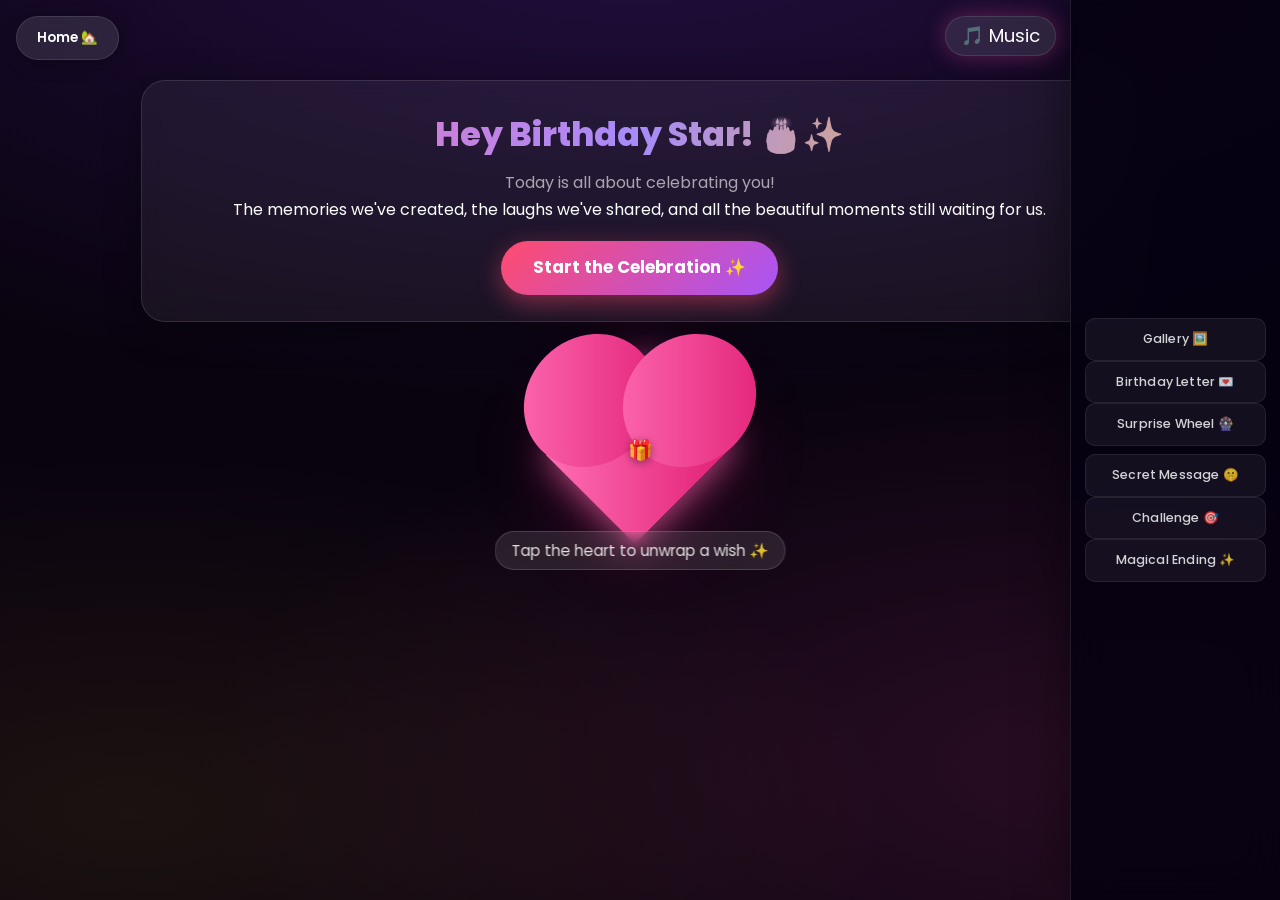
<file: src/index.html>
<!DOCTYPE html>
<html lang="en">
<head>
  <meta charset="UTF-8" />
  <meta name="viewport" content="width=device-width, initial-scale=1.0" />
  <title>Hey Birthday Star! 🎂✨ | Friendship Celebration</title>
  <link rel="stylesheet" href="style.css">
  <link rel="preconnect" href="https://fonts.googleapis.com">
  <link rel="preconnect" href="https://fonts.gstatic.com" crossorigin>
  <link href="https://fonts.googleapis.com/css2?family=Dancing+Script:wght@600;700&family=Poppins:wght@300;400;600;700;800&display=swap" rel="stylesheet">
  <style>
    /* Dedicated Landing Page Enhancements */
    .landing-cta {
      display: inline-flex;
      align-items: center;
      gap: 10px;
      margin-top: 18px;
      padding: 13px 32px;
      border-radius: 999px;
      background: linear-gradient(135deg, #ff4b6e, #a855f7);
      color: #fff;
      font-weight: 700;
      font-size: 1.05rem;
      text-decoration: none;
      box-shadow: 0 8px 25px rgba(255, 75, 110, 0.45);
      transition: transform 0.3s ease, box-shadow 0.3s ease;
      cursor: pointer;
    }
    .landing-cta:hover {
      transform: translateY(-3px) scale(1.05);
      box-shadow: 0 12px 32px rgba(255, 75, 110, 0.65);
    }
    .heart-tap-hint {
      position: absolute;
      top: 100%;
      left: 50%;
      transform: translateX(-50%);
      margin-top: 18px;
      font-size: 0.95rem;
      color: rgba(255, 255, 255, 0.85);
      background: rgba(255, 255, 255, 0.1);
      padding: 6px 16px;
      border-radius: 20px;
      backdrop-filter: blur(8px);
      border: 1px solid rgba(255, 255, 255, 0.15);
      pointer-events: none;
      white-space: nowrap;
      animation: pulseHint 2s infinite ease-in-out;
    }
    @keyframes pulseHint {
      0%, 100% { opacity: 0.8; transform: translateX(-50%) scale(1); }
      50% { opacity: 1; transform: translateX(-50%) scale(1.05); }
    }
  </style>
</head>

<body>
  <!-- 🎵 Background music -->
  <audio id="bg-music" loop>
    <source src="audio/background.mp3" type="audio/mp3">
  </audio>

  <!-- 🏡 Home Button -->
  <div class="home">
    <a href="index.html">Home 🏡</a>
  </div>

  <!-- 🎵 Music Toggle Button -->
  <div class="music-player">
    <button id="musicToggle" title="Toggle Music">🎵 Music</button>
  </div>

  <!-- 🎉 Birthday Hero Section -->
  <div class="head">
    <h1>Hey Birthday Star! 🎂✨</h1>
    <div class="head2">
      <h2>Today is all about celebrating you!</h2>
      <p>The memories we've created, the laughs we've shared, and all the beautiful moments still waiting for us.</p>
      <a href="Gallery.html" class="landing-cta">Start the Celebration ✨</a>
    </div>
  </div>

  <!-- 🌟 Side Navigation -->
  <nav class="side-nav" aria-label="Main Navigation">
    <div class="nav1">
      <ul>
        <div class="li1">
          <li><a href="Gallery.html">Gallery 🖼️</a></li>
          <li><a href="Letter-Quotes.html">Birthday Letter 💌</a></li>
          <li><a href="Surprise-Wheel.html">Surprise Wheel 🎡</a></li>
        </div>
        <div class="li2">
          <li><a href="Secret-Message.html">Secret Message 🤫</a></li>
          <li><a href="Challenge.html">Challenge 🎯</a></li>
          <li><a href="Magical-Ending.html">Magical Ending ✨</a></li>
        </div>
      </ul>
    </div>
  </nav>

  <!-- 💖 Heart Animation + Interactive Reveal Message -->
  <div class="container" id="container" title="Click the heart!">
    <div class="heart" id="heart"></div>
    <div class="letter" id="letter">🎁</div>
    <div class="heart-tap-hint" id="tapHint">Tap the heart to unwrap a wish ✨</div>
    <div class="message-box" id="message">
      💝 Wishing the happiest birthday to an extraordinary friend! May your year be filled with laughter, wild adventures, dreams fulfilled, and pure happiness! 🎉🎂✨
    </div>
  </div>

  <!-- ✨ Interactive JavaScript -->
  <script>
    const bgMusic = document.getElementById("bg-music");
    const musicToggle = document.getElementById("musicToggle");
    let isPlaying = false;

    // Handle music toggle
    function toggleAudio() {
      if (bgMusic.paused) {
        bgMusic.volume = 0.5;
        bgMusic.play().then(() => {
          isPlaying = true;
          musicToggle.textContent = "⏸️ Pause";
        }).catch(err => console.log("Play blocked:", err));
      } else {
        bgMusic.pause();
        isPlaying = false;
        musicToggle.textContent = "🎵 Music";
      }
    }

    musicToggle.addEventListener("click", (e) => {
      e.stopPropagation();
      toggleAudio();
    });

    // Try starting music on first user interaction anywhere
    document.addEventListener("click", () => {
      if (!isPlaying && bgMusic.paused) {
        bgMusic.volume = 0.5;
        bgMusic.play().then(() => {
          isPlaying = true;
          musicToggle.textContent = "⏸️ Pause";
        }).catch(() => {});
      }
    }, { once: true });

    let messageRevealed = false;

    function revealMessage() {
      const heart = document.getElementById('heart');
      const letter = document.getElementById('letter');
      const message = document.getElementById('message');
      const tapHint = document.getElementById('tapHint');

      heart.style.opacity = '0';
      letter.style.opacity = '0';
      if (tapHint) tapHint.style.display = 'none';
      message.style.display = 'block';
      messageRevealed = true;

      // Start music if not yet playing
      if (bgMusic.paused) {
        bgMusic.volume = 0.5;
        bgMusic.play().then(() => {
          isPlaying = true;
          musicToggle.textContent = "⏸️ Pause";
        }).catch(() => {});
      }
    }

    // Click on the container triggers the message
    document.getElementById('container').addEventListener('click', function (e) {
      if (!messageRevealed) {
        revealMessage();
      }
    });

    // Reset when clicking outside if message was revealed
    document.body.addEventListener('click', function (e) {
      const container = document.getElementById('container');
      const musicBtn = document.getElementById('musicToggle');
      if (messageRevealed && !container.contains(e.target) && e.target !== musicBtn) {
        const heart = document.getElementById('heart');
        const letter = document.getElementById('letter');
        const message = document.getElementById('message');
        const tapHint = document.getElementById('tapHint');

        heart.style.opacity = '1';
        letter.style.opacity = '1';
        if (tapHint) tapHint.style.display = 'block';
        message.style.display = 'none';
        messageRevealed = false;
      }
    });
  </script>
</body>
</html>
</file>
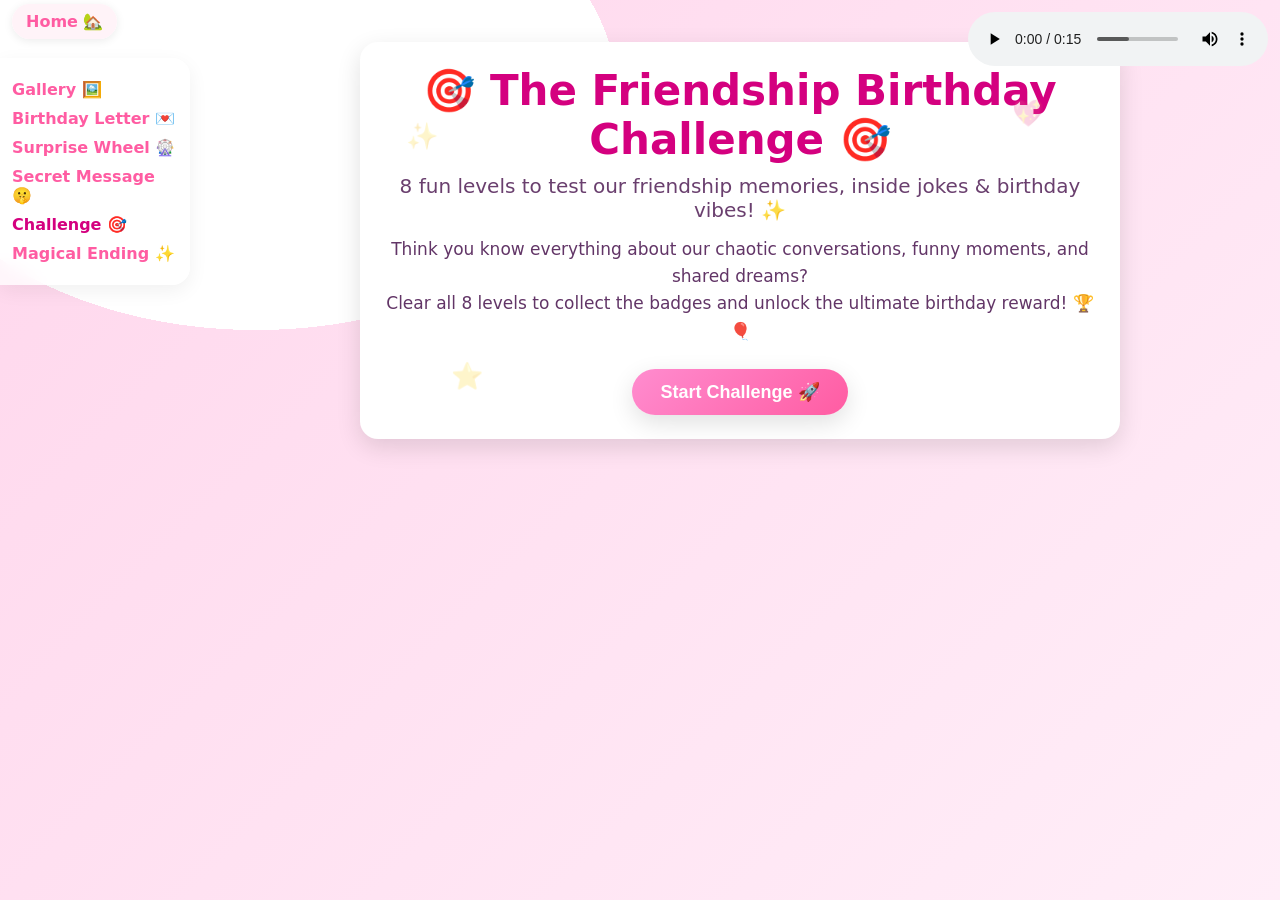
<file: src/Challenge.html>
<!DOCTYPE html>
<html lang="en">
<head>
  <meta charset="UTF-8"/>
  <meta name="viewport" content="width=device-width, initial-scale=1.0"/>
  <title>Friendship Birthday Challenge 🎯</title>
  <style>
    :root{
      --pink:#ff5ca2;--pink2:#ff8ccf;--deep:#d4007f;--bg1:#ffd6ec;--bg2:#ffeef8;--ink:#5a2b5f;
      --card:#ffffff;--soft:#fff3f8;--shadow:0 8px 24px rgba(0,0,0,.12)
    }
    *{box-sizing:border-box}
    html,body{margin:0;padding:0}
    body{
      font-family: ui-rounded, "SF Pro Rounded", "Comic Sans MS", system-ui, -apple-system, Segoe UI, Roboto, sans-serif;
      color:var(--ink);
      background: radial-gradient(1200px 800px at 20% 10%, #fff 0 30%, transparent 30%), linear-gradient(135deg,var(--bg1),var(--bg2));
      min-height:100vh;
    }

    /* 🏡 Home & Side Nav */
    .home{position:fixed;top:12px;left:12px;z-index:50}
    .home a{
      text-decoration:none;background:var(--soft);padding:8px 14px;border-radius:999px;box-shadow:0 2px 10px rgba(0,0,0,.08);
      font-weight:700;color:var(--pink)
    }
    .side-nav{
      position:fixed;left:0;top:58px;padding:12px;width:190px;background:rgba(255,255,255,.75);
      backdrop-filter: blur(8px);border-radius:0 18px 18px 0;box-shadow:0 6px 20px rgba(0,0,0,.06);z-index:40
    }
    .side-nav ul{list-style:none;margin:0;padding:0}
    .side-nav li{margin:10px 0}
    .side-nav a{text-decoration:none;color:var(--pink);font-weight:700}
    .side-nav a.active{color:var(--deep)}

    /* Layout wrapper to avoid side-nav overlap */
    .wrap{max-width:1000px;margin:0 auto;padding:24px 20px 80px 220px}

    /* 🎀 Hero Section */
    .hero{ text-align:center; padding:70px 18px 40px; }
    .hero h1{font-size:clamp(28px,5vw,42px);color:var(--deep);margin:0 0 10px}
    .hero .subtitle{font-size:clamp(16px,2.5vw,20px);opacity:.9;margin:0 0 14px}
    .hero .landing{font-size:clamp(14px,2.2vw,17px);opacity:.95;margin:0 0 24px;line-height:1.6}
    .start-btn{
      background:linear-gradient(135deg,var(--pink2),var(--pink));color:#fff;border:none;border-radius:999px;
      padding:12px 28px;font-size:18px;font-weight:800;cursor:pointer;box-shadow:var(--shadow);transition:.2s transform
    }
    .start-btn:hover{transform:translateY(-2px)}
    .floaty{
      position:absolute;inset:auto auto;opacity:.25;font-size:26px;animation:float 6s ease-in-out infinite
    }
    .floaty:nth-child(1){top:20%;left:6%}
    .floaty:nth-child(2){top:14%;right:10%}
    .floaty:nth-child(3){bottom:12%;left:12%}
    @keyframes float{0%,100%{transform:translateY(0)}50%{transform:translateY(-8px)}}

    /* 🌟 Game UI */
    .hidden{display:none}
    .card{
      background:var(--card); border-radius:18px; box-shadow:var(--shadow); padding:24px; margin-top:18px;
    }
    .progress{ text-align:center; font-weight:800; margin: 6px 0 14px; font-size: 1.1rem; color: var(--deep); }
    .prompt{ font-size:18px; text-align:center; padding:18px; border-radius:14px; background: #fff6fb; border:2px dashed #ffc3e4; font-weight: 600; }
    .hint{ margin:12px auto 0; max-width:560px; padding:10px 14px; text-align:center; background:var(--soft); border-radius:12px; border:1px dashed #ffb6da; font-style:italic }
    .interact{ text-align:center; padding:16px; min-height:120px }
    input[type=text]{ padding:12px 14px; border-radius:12px; border:2px solid #ffd0e9; width:min(90%,340px); font-size:16px; text-align:center }
    .btn{ background:var(--pink); color:#fff; border:none; border-radius:999px; padding:10px 22px; font-weight:800; cursor:pointer; transition: all 0.2s ease; }
    .btn:hover{ background: var(--deep); transform: scale(1.03); }
    .btn-soft{ background:var(--pink2) }

    /* Toast / badge */
    .toast{
      position:fixed; left:50%; transform:translateX(-50%) translateY(20px); bottom:24px; background:#2c0930;
      color:#fff; padding:12px 20px; border-radius:12px; box-shadow:var(--shadow); opacity:0; pointer-events:none;
      transition:.25s; z-index:60; font-weight:700
    }
    .toast.show{ opacity:1; transform:translateX(-50%) translateY(0) }

    .badges{ display:flex; flex-wrap:wrap; gap:10px; justify-content:center; margin-top:14px }
    .badge{ background:#fff; border:2px solid #ffd0e9; border-radius:12px; padding:8px 12px; font-weight:800; color:#d4007f; box-shadow: 0 2px 8px rgba(0,0,0,0.06); }

    /* Specific level widgets */
    .photo-frame{ position:relative; width:min(520px, 90%); margin:10px auto }
    .zoomed{ width:100%; height:300px; background:#ddd center/cover no-repeat; border-radius:14px; box-shadow:var(--shadow); }
    .choices{ display:flex; gap:10px; flex-wrap:wrap; justify-content:center; margin-top:14px }
    .choice{ background:#fff; border:2px solid #ffd0e9; border-radius:12px; padding:12px 18px; cursor:pointer; font-weight:800; color: var(--ink); transition: all 0.2s ease; }
    .choice:hover{ background:#fff6fb; border-color: var(--pink); transform: translateY(-2px); }

    .drag-list{ max-width:620px; margin: 14px auto; }
    .line{ background:#fff; border:2px dashed #dad1f8; border-radius:12px; padding:12px 16px; margin:8px 0; cursor:grab; user-select:none; font-weight: 600; text-align: left; }
    .line.dragging{ opacity:.7; transform:scale(.98) }

    .gif-grid{ display:grid; grid-template-columns:repeat(3,minmax(120px,1fr)); gap:12px; max-width:680px; margin:14px auto }
    .gif-card{ background:#fff; padding:8px; border-radius:12px; border:2px solid #ffd0e9; cursor:pointer; transition:.2s transform; }
    .gif-card:hover{ transform:translateY(-3px); border-color: var(--pink); }
    .gif-card img{ width:100%; height: 160px; object-fit: cover; border-radius:8px }

    .tap-area{ position:relative; height:260px; background:linear-gradient(180deg,rgba(255,154,203,.12),rgba(205,164,255,.12)); border-radius:14px; overflow:hidden; border: 2px dashed #ffc3e4; }
    .tap-obj{ position:absolute; font-size:32px; cursor:pointer; user-select:none; filter:drop-shadow(0 4px 10px rgba(0,0,0,.15)); animation:pop .3s ease }
    @keyframes pop{ from{ transform:scale(0)} to{ transform:scale(1)}}

    /* 🎇 Final */
    .final{ text-align:center; margin-top:18px }
    .scrap{ display:flex; flex-wrap:wrap; gap:16px; justify-content:center; margin:20px auto }
    .entry{ position:relative; background:#fffef6; border:2px solid #ffd6ec; border-radius:14px; padding:14px 16px; width:min(260px, 90%); box-shadow:2px 4px 12px rgba(0,0,0,.08); text-align: left; }
    .entry::before{ content:'📌'; position:absolute; top:-12px; left:12px; font-size: 1.2rem; }
    .reward{ display:block; margin:22px auto; background:linear-gradient(135deg,var(--pink2),var(--pink)); color:#fff; padding:14px 28px; border:none; border-radius:999px; font-weight:800; font-size: 1.1rem; cursor:pointer; box-shadow:var(--shadow); transition: transform 0.2s; }
    .reward:hover{ transform: scale(1.05); }
    .video-wrap{text-align:center;margin-top:16px}
    video{ max-width:850px; width:95%; border-radius:14px; box-shadow: 0 8px 30px rgba(0,0,0,0.2); }

    /* Responsive */
    @media (max-width:900px){ .wrap{padding-left:16px} .side-nav{position:static;width:auto;border-radius:0;box-shadow:none;margin:0 0 12px} }
  </style>
</head>
<body>
  <!-- 🎵 Background audio player -->
  <audio id="bg-audio" autoplay style="position: fixed; top: 12px; right: 12px; z-index: 9999;" controls></audio>

  <!-- 🏡 Home Button -->
  <div class="home"><a href="index.html">Home 🏡</a></div>

  <!-- 🌟 Side Navigation -->
  <nav class="side-nav" aria-label="Main Navigation">
    <ul>
      <div class="li1">
        <li><a href="Gallery.html">Gallery 🖼️</a></li>
        <li><a href="Letter-Quotes.html">Birthday Letter 💌</a></li>
        <li><a href="Surprise-Wheel.html">Surprise Wheel 🎡</a></li>
      </div>
      <div class="li2">
        <li><a href="Secret-Message.html">Secret Message 🤫</a></li>
        <li><a href="Challenge.html" class="active">Challenge 🎯</a></li>
        <li><a href="Magical-Ending.html">Magical Ending ✨</a></li>
      </div>
    </ul>
  </nav>

  <div class="wrap">
    <!-- 🎀 Hero Section -->
    <section id="hero" class="hero card" style="position:relative">
      <div class="floaty">✨</div>
      <div class="floaty">💖</div>
      <div class="floaty">⭐</div>
      <h1>🎯 The Friendship Birthday Challenge 🎯</h1>
      <p class="subtitle">8 fun levels to test our friendship memories, inside jokes & birthday vibes! ✨</p>
      <p class="landing">
        Think you know everything about our chaotic conversations, funny moments, and shared dreams?<br/>
        Clear all 8 levels to collect the badges and unlock the ultimate birthday reward! 🏆🎈
      </p>
      <button id="start-btn" class="start-btn">Start Challenge 🚀</button>
    </section>

    <!-- 🌟 Game Section -->
    <section id="game" class="hidden card">
      <div class="progress">Level <span id="level-num">1</span> of 8 — Badges Collected: <span id="badge-count">0</span> / 8</div>
      <div id="prompt" class="prompt">Prompt will go here</div>
      <div id="hint" class="hint hidden">Hint will go here</div>
      <div id="interact" class="interact"></div>
      <div id="badge-bar" class="badges"></div>
      <div style="text-align:center;margin-top:16px">
        <button id="next-btn" class="btn btn-soft hidden">Next Level ➡️</button>
      </div>
    </section>

    <!-- 🎇 Final Surprise -->
    <section id="final" class="hidden card">
      <div class="final">
        <h2 style="color:var(--deep);font-size:2rem;margin-bottom:8px">🎉 Challenge Complete! 🎉</h2>
        <p style="font-size:1.1rem;font-weight:700">You conquered every single level! 💖</p>
        <p>Proof that true friendship isn't just about sharing time—it's about the laughs, the loyalty, and the memories we build together.</p>
      </div>
      <div id="scrap" class="scrap"></div>
      <p style="text-align:center;font-weight:800;color:#d4007f;margin-top:12px;font-size:1.15rem">
        Here's to a lifetime of friendship, laughter, and new milestones! 💫✨
      </p>
      <button id="reward" class="reward">Unwrap Birthday Reward 🎁</button>
      <div id="video-wrap" class="video-wrap hidden">
        <video id="surprise-video" controls>
          <source src="videos/memories.mp4" type="video/mp4"/>
        </video>
      </div>
    </section>
  </div>

  <!-- Toast Notification -->
  <div id="toast" class="toast">Toast</div>

  <script>
    // Playlist: song0 → song20
    const playlist = [];
    for (let i = 0; i <= 20; i++) {
      playlist.push(`audio/song${i}.mp3`);
    }

    const bgAudio = document.getElementById("bg-audio");
    let lastSong = null;

    function getRandomSong() {
      if (playlist.length <= 1) return playlist[0];
      let song;
      do {
        const randomIndex = Math.floor(Math.random() * playlist.length);
        song = playlist[randomIndex];
      } while (song === lastSong);
      lastSong = song;
      return song;
    }

    function playNextSong() {
      const nextSong = getRandomSong();
      bgAudio.src = nextSong;
      bgAudio.play().catch(() => {});
    }

    bgAudio.addEventListener("ended", playNextSong);

    window.addEventListener("DOMContentLoaded", () => {
      bgAudio.volume = 0.4;
      playNextSong();
    });

    const allMedia = document.querySelectorAll("video");
    allMedia.forEach(media => {
      media.addEventListener("play", () => {
        if (!bgAudio.paused) bgAudio.pause();
      });
      media.addEventListener("ended", () => {
        bgAudio.play().catch(() => {});
      });
      media.addEventListener("pause", () => {
        const anyPlaying = Array.from(allMedia).some(m => !m.paused && !m.ended);
        if (!anyPlaying) bgAudio.play().catch(() => {});
      });
    });

    // ---------- Helpers ----------
    const $ = (sel, root=document)=>root.querySelector(sel);
    const $$ = (sel, root=document)=>Array.from(root.querySelectorAll(sel));
    const toast = (msg)=>{
      const t = $('#toast'); t.textContent = msg; t.classList.add('show');
      setTimeout(()=> t.classList.remove('show'), 2000);
    };
    const show = el => el.classList.remove('hidden');
    const hide = el => el.classList.add('hidden');

    // ---------- State ----------
    let level = 0;
    const totalLevels = 8;
    const badges = [];
    const scrapbookAnswers = {};

    const levelDefs = [
      // 1) Emoji Story Decoder
      {
        title: "Emoji Story Decoder",
        prompt: "📜 Decode this ultimate hangout memory: 🍕📸😂🛵🎉",
        setup() {
          $('#interact').innerHTML = `
            <input id="l1in" type="text" placeholder="Type your answer (e.g. food, photo, fun)…" />
            <div style="margin-top:12px"><button id="l1btn" class="btn">Check Answer ✨</button></div>
          `;
          const keywords = ["food", "pizza", "photo", "pic", "fun", "laugh", "party", "trip", "adventure", "snack", "memories", "hangout", "selfie"];
          let wrongCount = 0;

          $('#l1btn').onclick = () => {
            const v = $('#l1in').value.trim().toLowerCase();
            const ok = keywords.some(k => v.includes(k));

            if (ok) {
              toast("Spot on! Pizza, photos & unstoppable laughing! 😂🍕💖");
              badges.push("Memory Master 🧠");
              renderBadges();
              show($('#next-btn'));
            } else {
              wrongCount++;
              $('#hint').textContent = wrongCount === 1
                ? "Hint: Think about what happens whenever we hang out—food, photos, and uncontrollable laughter!"
                : "Hint: Try typing words like 'pizza', 'fun', 'photo', or 'party' 😉";
              show($('#hint'));
              toast("Close! Think about our favorite hangout vibes 😅");
            }
          };
        }
      },

      // 2) Photo Spot Hunt
      {
        title: "Spot the Hangout Spot",
        prompt: "📸 Where do the greatest friendship conversations and inside jokes happen?",
        setup() {
          $('#interact').innerHTML = `
            <div class="photo-frame">
              <div id="zoom" class="zoomed" style="background-image: url('images/zoom-photo.jpg')"></div>
            </div>
            <div class="choices">
              <button class="choice" data-a="campusSpot">The Favorite Campus Hangout Spot</button>
              <button class="choice" data-a="cafe">The Late-Night Coffee Corner</button>
              <button class="choice" data-a="bench">The Canteen Food Station</button>
            </div>
          `;

          let wrong = 0;
          $$('.choice').forEach(btn => {
            btn.onclick = () => {
              if (btn.dataset.a === "campusSpot") {
                toast("You know it! That's where all the legendary chats and selfies happen! 🔍✨");
                badges.push("Sharp Eye 🔍");
                renderBadges();
                show($('#next-btn'));
              } else {
                wrong++;
                $('#hint').textContent = wrong === 1
                  ? "Hint: Think about the spot where we take all the candid group photos!"
                  : "Hint: Our favorite campus hangout spot where the best memories began 💕";
                show($('#hint'));
                toast("Almost! Try another spot 😃");
              }
            };
          });
        }
      },

      // 3) Q&A — Spontaneous Trip Destination
      {
        title: "The Spontaneous Road Trip",
        prompt: "If we could take off on an unplanned birthday road trip right now, where would we go? 🚗✈️",
        setup() {
          $('#interact').innerHTML = `
            <input id="l3in" type="text" placeholder="Type your dream destination…"/>
            <div style="margin-top:12px"><button id="l3btn" class="btn">Lock In Destination 🗺️</button></div>
          `;
          $('#l3btn').onclick = ()=>{
            const ans = $('#l3in').value.trim();
            toast("Pack your bags—booked in our future adventure calendar! ✈️🌍");
            badges.push("Adventure Seeker 🧭");
            renderBadges();
            show($('#next-btn'));
            scrapbookAnswers["wishWhere"] = {
              q: levelDefs[level].prompt,
              a: ans || "Anywhere with good snacks and loud music!",
              comment: "Officially added to our travel bucket list! 🎒✈️"
            };
          };
        }
      },

      // 4) Friendship Anthem Lyrics Match
      {
        title: "Friendship Anthem Reorder",
        prompt: "Arrange the lines of our friendship anthem into the right order! 🎶",
        setup() {
          const linesCorrect = [
            "Side by side or miles apart,",
            "Friends are always close at heart.",
            "Through every laugh and every tear,",
            "We celebrate another golden year!"
          ];
          const lines = [...linesCorrect].sort(() => Math.random() - 0.5);

          $('#interact').innerHTML = `
            <div class="drag-list" id="dragList"></div>
            <div style="text-align:center;margin-top:12px">
              <button id="checkOrder" class="btn">Check Rhyme Order 🎵</button>
            </div>
          `;

          const list = $('#dragList');
          lines.forEach(l => {
            const div = document.createElement('div');
            div.className = 'line';
            div.textContent = l;
            div.setAttribute('draggable', 'true');
            list.appendChild(div);
          });

          // Drag and drop logic
          let dragEl = null;
          list.addEventListener('dragstart', e => {
            if (e.target.classList.contains('line')) {
              dragEl = e.target;
              dragEl.classList.add('dragging');
            }
          });
          list.addEventListener('dragend', () => {
            if (dragEl) {
              dragEl.classList.remove('dragging');
              dragEl = null;
            }
          });
          list.addEventListener('dragover', e => {
            e.preventDefault();
            const after = getDragAfterElement(list, e.clientY);
            const dragging = $('.line.dragging', list);
            if (!dragging) return;
            if (after == null) list.appendChild(dragging);
            else list.insertBefore(dragging, after);
          });

          function getDragAfterElement(container, y) {
            const els = [...container.querySelectorAll('.line:not(.dragging)')];
            return els.reduce((closest, child) => {
              const box = child.getBoundingClientRect();
              const offset = y - box.top - box.height / 2;
              if (offset < 0 && offset > closest.offset) {
                return { offset, element: child };
              } else {
                return closest;
              }
            }, { offset: Number.NEGATIVE_INFINITY }).element;
          }

          let wrong = 0;
          $('#checkOrder').onclick = () => {
            const cur = $$('.line', list).map(x => x.textContent.trim());
            const ok = cur.every((v, i) => v === linesCorrect[i]);

            if (ok) {
              toast("Harmony achieved! You got the rhyme down perfectly! 🎶🎉");
              badges.push("Lyric Legend 🎤");
              renderBadges();
              show($('#next-btn'));
            } else {
              wrong++;
              $('#hint').textContent = wrong === 1
                ? "Hint: Look at the rhyming pairs: 'apart' rhymes with 'heart', and 'tear' rhymes with 'year'!"
                : "Line 1 starts with 'Side by side...', and ends with '...another golden year!'";
              show($('#hint'));
              toast("Almost! Try swapping the lines around.");
            }
          };
        }
      },

      // 5) Goofy GIF Pick
      {
        title: "The 'Act Normal' Test",
        prompt: "Pick the GIF that matches our reaction when someone says: 'Please act completely normal!' 😂",
        setup() {
          $('#interact').innerHTML = `
            <div class="gif-grid">
              <div class="gif-card" data-ok="0"><img src="gifs/laugh1.gif" alt="gif1"/></div>
              <div class="gif-card" data-ok="1"><img src="gifs/laugh-right.gif" alt="gif2"/></div>
              <div class="gif-card" data-ok="0"><img src="gifs/laugh3.gif" alt="gif3"/></div>
            </div>
          `;
          $$('.gif-card').forEach(c => {
            c.onclick = () => {
              if (c.dataset.ok === "1") {
                toast("Accurate! We have never once succeeded at acting normal! 🤣💯");
                badges.push("Chaos Champion 🤪");
                renderBadges();
                show($('#next-btn'));
              } else {
                $('#hint').textContent = "Hint: Try the one that radiates maximum laughing chaos in the middle! 😎";
                show($('#hint'));
                toast("Haha, close! Try another one 😅");
              }
            };
          });
        }
      },

      // 6) Q&A — Favorite Quality
      {
        title: "Friendship Super-Power",
        prompt: "What is your single favorite thing about our friendship? 💖",
        setup() {
          $('#interact').innerHTML = `
            <input id="l6in" type="text" placeholder="Type your answer…"/>
            <div style="margin-top:12px"><button id="l6btn" class="btn">Share Thought 💬</button></div>
          `;
          $('#l6btn').onclick = () => {
            const ans = $('#l6in').value.trim();
            toast("Whatever you just typed—and a million things more. True friend forever! 💖");
            badges.push("Heart of Gold 💛");
            renderBadges();
            show($('#next-btn'));
            scrapbookAnswers["bestTrait"] = {
              q: levelDefs[level].prompt,
              a: ans || "The effortless laughter and always being there.",
              comment: "Priceless! Kept in the memory vault forever 🌟"
            };
          };
        }
      },

      // 7) Speed Tap Game
      {
        title: "Speed Tap Party",
        prompt: "Tap as many birthday stars ⭐ and party hearts 💖 as you can in 10 seconds!",
        setup() {
          $('#interact').innerHTML = `
            <div style="text-align:center;margin-bottom:8px;font-weight:800;font-size:1.1rem">Score: <span id="score">0</span></div>
            <div id="tapArea" class="tap-area"></div>
            <div style="text-align:center;margin-top:12px"><button id="startTap" class="btn">Start Tapping ⚡</button></div>
          `;
          let score = 0; let running = false; let spawnTimer=null;
          const area = $('#tapArea');
          function spawnOne(){
            if(!running) return;
            const el = document.createElement('div');
            el.className = 'tap-obj';
            el.textContent = Math.random() > 0.5 ? '💖' : '⭐';
            el.style.left = (Math.random()*84 + 6) + '%';
            el.style.top  = (Math.random()*70 + 8) + '%';
            el.onclick = () => { score++; $('#score').textContent = score; el.remove(); };
            area.appendChild(el);
            setTimeout(() => el.remove(), 1300);
          }
          $('#startTap').onclick = () => {
            if(running) return;
            running = true; score=0; $('#score').textContent=0; area.innerHTML='';
            spawnTimer = setInterval(spawnOne, 240);
            setTimeout(() => {
              running = false;
              clearInterval(spawnTimer);
              toast(`Speed + reflex champ! Score: ${score} ⚡✨`);
              badges.push("Lightning Reflexes ⚡");
              renderBadges();
              show($('#next-btn'));
            }, 10000);
          };
        }
      },

      // 8) Q&A — Birthday Wish
      {
        title: "Wish to the Universe",
        prompt: "What is your biggest wish or ambition for this brand new year of your life? 🎂✨",
        setup() {
          $('#interact').innerHTML = `
            <input id="l8in" type="text" placeholder="Type your biggest birthday wish…"/>
            <div style="margin-top:12px"><button id="l8btn" class="btn">Send Wish to the Stars 🌠</button></div>
          `;
          $('#l8btn').onclick = () => {
            const ans = $('#l8in').value.trim();
            toast("Wish launched into the cosmos—may every bit of it come true! 🌠✨");
            badges.push("Dream Catcher 🌟");
            renderBadges();
            show($('#next-btn'));
            scrapbookAnswers["superpower"] = {
              q: levelDefs[level].prompt,
              a: ans || "Success, joy, and peace of mind!",
              comment: "Claimed and manifested for this year! 🚀🎉"
            };
          };
        }
      }
    ];

    // ---------- Flow ----------
    $('#start-btn').addEventListener('click', () => {
      hide($('#hero')); show($('#game'));
      level = 0; badges.length = 0; renderLevel();
    });

    $('#next-btn').addEventListener('click', () => {
      level++;
      if (level < totalLevels) renderLevel();
      else showFinal();
    });

    function renderLevel() {
      hide($('#hint')); hide($('#next-btn'));
      $('#badge-count').textContent = badges.length;
      $('#level-num').textContent = (level + 1);
      $('#prompt').textContent = levelDefs[level].prompt;
      levelDefs[level].setup();
    }

    function renderBadges() {
      $('#badge-count').textContent = badges.length;
      const bar = $('#badge-bar'); bar.innerHTML = '';
      badges.forEach(b => {
        const el = document.createElement('div');
        el.className = 'badge'; el.textContent = b;
        bar.appendChild(el);
      });
    }

    function showFinal() {
      hide($('#game')); show($('#final'));
      const scrap = $('#scrap'); scrap.innerHTML = '';

      const defaults = [
        { key: 'wishWhere', q: "Spontaneous Birthday Road Trip Destination:" },
        { key: 'bestTrait', q: "Favorite Friendship Trait:" },
        { key: 'superpower', q: "Birthday Wish to the Universe:" }
      ];

      defaults.forEach(d => {
        const data = scrapbookAnswers[d.key] || { q: d.q, a: 'A year full of great adventures and smiles!', comment: 'Saved forever in our hearts ✨' };
        const box = document.createElement('div');
        box.className = 'entry';
        box.innerHTML = `
          <div style="font-weight:800;margin-bottom:6px;color:#d4007f">${d.q}</div>
          <div style="background:#fff;border:1px dashed #ffd6ec;border-radius:8px;padding:8px 10px;font-size:0.95rem">${escapeHtml(data.a)}</div>
          <div style="margin-top:8px;font-size:13px;color:#5a2b5f"><strong>Note:</strong> ${data.comment}</div>
        `;
        scrap.appendChild(box);
      });
    }

    $('#reward').addEventListener('click', () => {
      hide($('#reward'));
      show($('#video-wrap'));
      const v = $('#surprise-video');
      v.currentTime = 0;
      v.play().catch(() => {});
    });

    function escapeHtml(str) {
      return (str || '').replace(/[&<>"']/g, s => ({
        '&': '&amp;',
        '<': '&lt;',
        '>': '&gt;',
        '"': '&quot;',
        "'": '&#039;'
      }[s]));
    }
  </script>
</body>
</html>
</file>
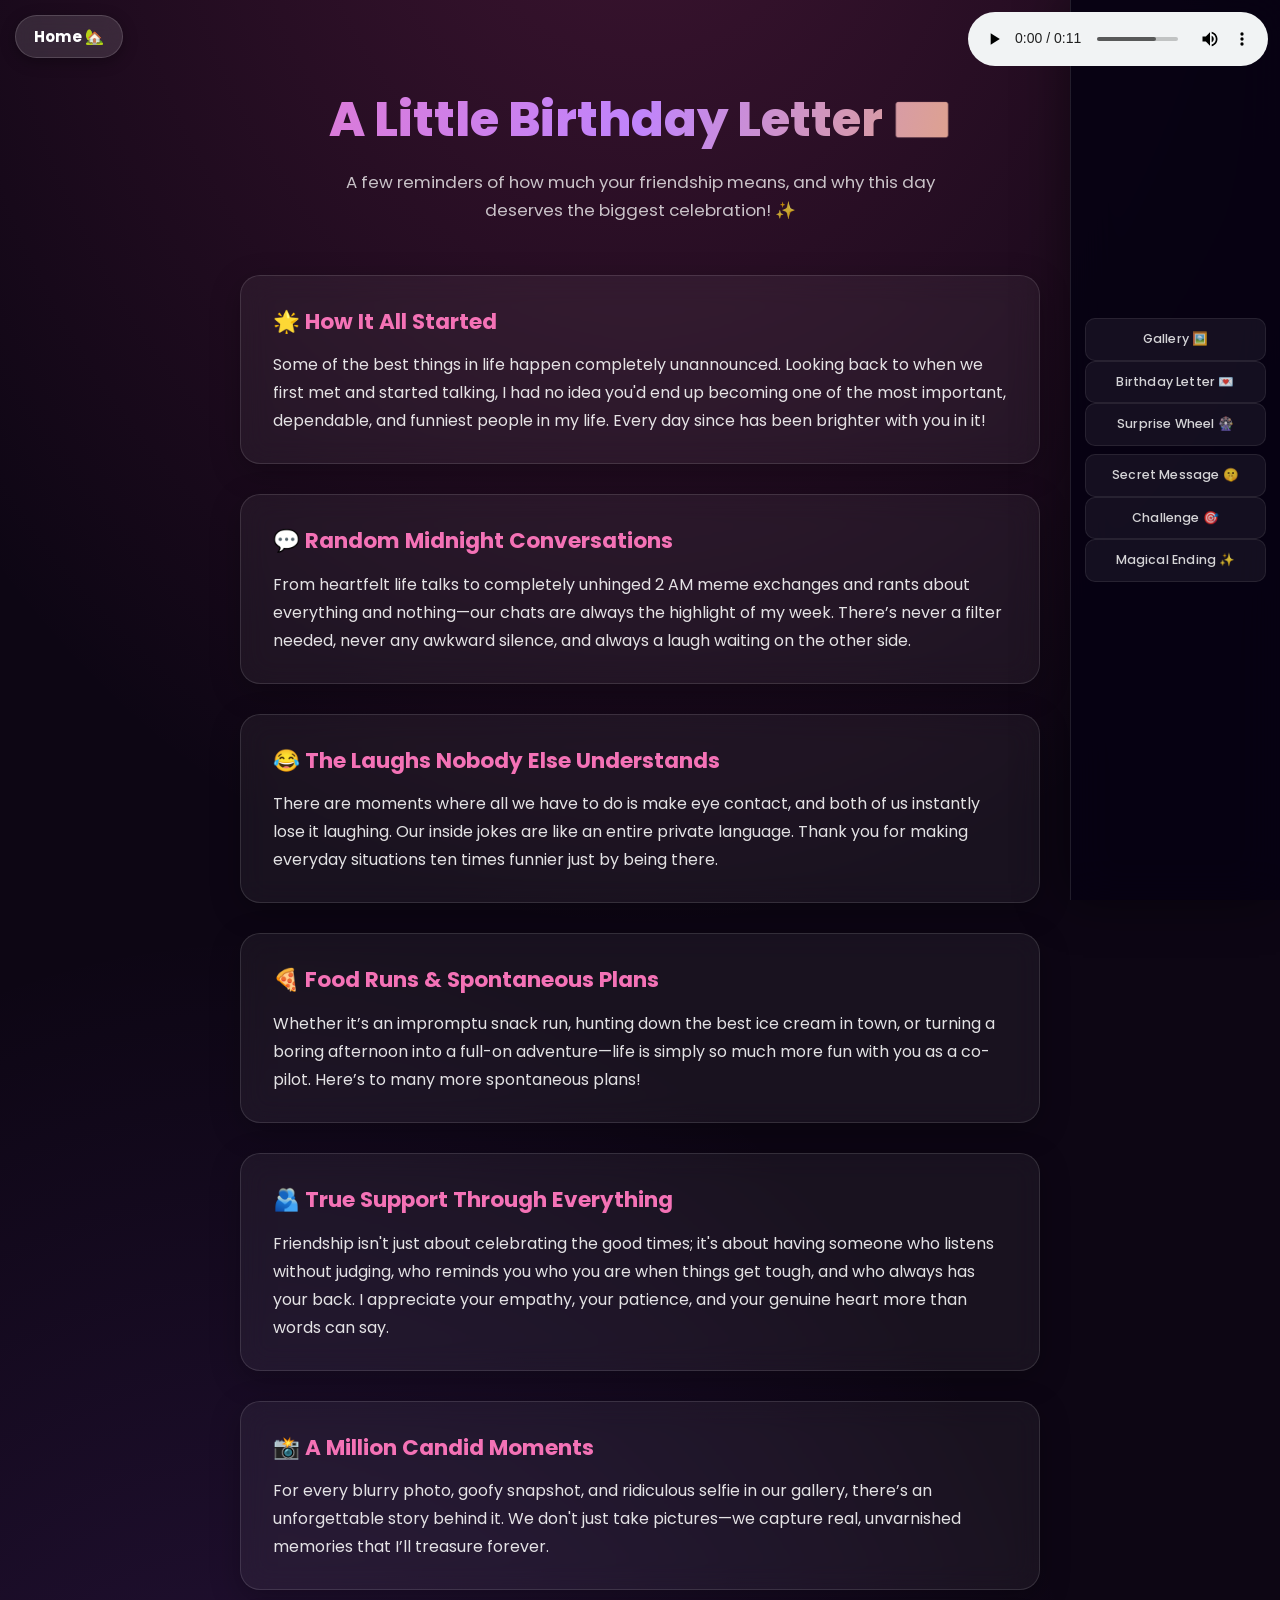
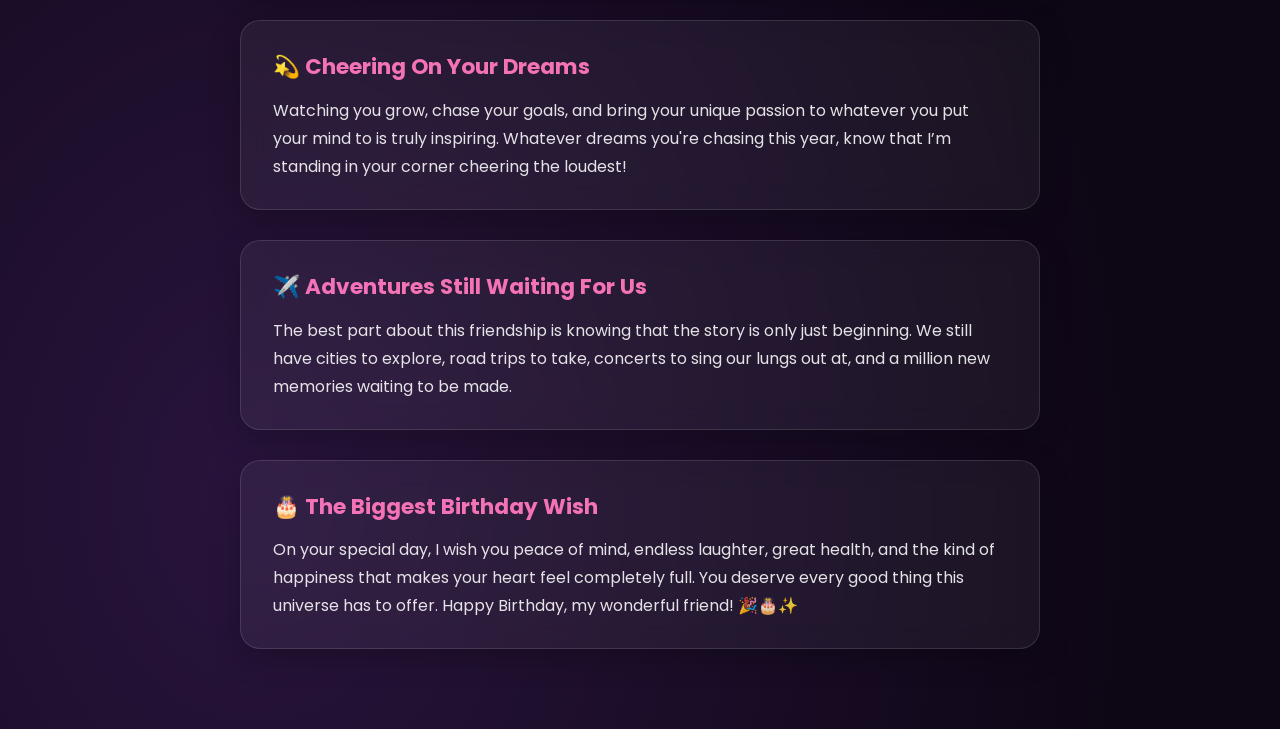
<file: src/Letter-Quotes.html>
<!DOCTYPE html>
<html lang="en">
  <head>
    <meta charset="UTF-8" />
    <meta name="viewport" content="width=device-width, initial-scale=1.0" />
    <title>A Little Birthday Letter 💌 | Friendship Celebration</title>
    <link rel="stylesheet" href="style.css" />
    <link rel="preconnect" href="https://fonts.googleapis.com">
    <link rel="preconnect" href="https://fonts.gstatic.com" crossorigin>
    <link href="https://fonts.googleapis.com/css2?family=Dancing+Script:wght@600;700&family=Poppins:wght@300;400;500;600;700;800&display=swap" rel="stylesheet">

    <!-- 💌 Styles for Letter Quotes Page -->
    <style>
      body {
        background-color: #0d0614;
        background-image:
          radial-gradient(ellipse 70% 50% at 50% -10%, rgba(236,72,153,0.22), transparent),
          radial-gradient(ellipse 70% 50% at 20% 90%, rgba(168,85,247,0.18), transparent);
        color: #ffffff;
        margin: 0;
        padding: 0;
        min-height: 100vh;
        font-family: 'Poppins', sans-serif;
      }

      .home {
        position: fixed;
        top: 15px;
        left: 15px;
        z-index: 1001;
      }
      .home a {
        text-decoration: none;
        font-weight: 700;
        font-size: 0.95rem;
        color: #fff;
        background: rgba(255, 255, 255, 0.12);
        padding: 8px 18px;
        border-radius: 999px;
        backdrop-filter: blur(10px);
        border: 1px solid rgba(255, 255, 255, 0.15);
        box-shadow: 0 4px 15px rgba(0, 0, 0, 0.3);
        transition: all 0.3s ease;
      }
      .home a:hover {
        background: #ec4899;
        transform: translateY(-2px);
      }

      .page-header {
        text-align: center;
        padding: 80px 20px 20px;
      }
      .page-header h1 {
        font-size: clamp(2rem, 5vw, 3rem);
        font-weight: 800;
        background: linear-gradient(100deg, #f472b6, #c084fc, #fbbf24);
        -webkit-background-clip: text;
        -webkit-text-fill-color: transparent;
        margin-bottom: 10px;
      }
      .page-header p {
        font-size: 1.05rem;
        color: rgba(255, 255, 255, 0.75);
        max-width: 620px;
        margin: 0 auto;
      }

      /* Memories container */
      .memories-section {
        max-width: 840px;
        margin: 30px auto 80px;
        padding: 0 20px;
      }

      .memory-card {
        border-radius: 20px;
        box-shadow: 0 8px 30px rgba(0, 0, 0, 0.25);
        padding: 28px 32px;
        margin-bottom: 30px;
        transform: translateY(30px);
        opacity: 0;
        animation: fadeUp 0.8s ease forwards;
        color: #ffffff;
        background: rgba(255, 255, 255, 0.05);
        backdrop-filter: blur(14px);
        border: 1px solid rgba(255, 255, 255, 0.12);
        transition: transform 0.3s ease, box-shadow 0.3s ease;
      }
      .memory-card:hover {
        transform: translateY(-4px);
        box-shadow: 0 14px 40px rgba(236, 72, 153, 0.25);
        border-color: rgba(244, 114, 182, 0.4);
      }

      .memory-card:nth-child(1) { animation-delay: 0.1s; }
      .memory-card:nth-child(2) { animation-delay: 0.2s; }
      .memory-card:nth-child(3) { animation-delay: 0.3s; }
      .memory-card:nth-child(4) { animation-delay: 0.4s; }
      .memory-card:nth-child(5) { animation-delay: 0.5s; }
      .memory-card:nth-child(6) { animation-delay: 0.6s; }
      .memory-card:nth-child(7) { animation-delay: 0.7s; }
      .memory-card:nth-child(8) { animation-delay: 0.8s; }
      .memory-card:nth-child(9) { animation-delay: 0.9s; }

      @keyframes fadeUp {
        to {
          transform: translateY(0);
          opacity: 1;
        }
      }

      .memory-title {
        font-size: 1.35rem;
        font-weight: 700;
        color: #f472b6;
        margin-bottom: 12px;
        display: flex;
        align-items: center;
        gap: 10px;
      }
      .memory-text {
        font-size: 1rem;
        line-height: 1.75;
        color: rgba(255, 255, 255, 0.88);
      }
    </style>
  </head>
  <body>
    <!-- 🎵 Audio Player -->
    <audio id="bg-audio" autoplay style="position: fixed; top: 12px; right: 12px; z-index: 9999;" controls></audio>

    <!-- 🏡 Home Button -->
    <div class="home">
      <a href="index.html">Home 🏡</a>
    </div>

    <!-- 🌟 Side Navigation -->
    <nav class="side-nav" aria-label="Main Navigation">
      <div class="nav1">
        <ul>
          <div class="li1">
            <li><a href="Gallery.html">Gallery 🖼️</a></li>
            <li><a href="Letter-Quotes.html">Birthday Letter 💌</a></li>
            <li><a href="Surprise-Wheel.html">Surprise Wheel 🎡</a></li>
          </div>
          <div class="li2">
            <li><a href="Secret-Message.html">Secret Message 🤫</a></li>
            <li><a href="Challenge.html">Challenge 🎯</a></li>
            <li><a href="Magical-Ending.html">Magical Ending ✨</a></li>
          </div>
        </ul>
      </div>
    </nav>

    <!-- 💌 Header -->
    <header class="page-header">
      <h1>A Little Birthday Letter 💌</h1>
      <p>A few reminders of how much your friendship means, and why this day deserves the biggest celebration! ✨</p>
    </header>

    <!-- 💌 Letter Cards Section -->
    <main class="memories-section">
      <div class="memory-card">
        <div class="memory-title">🌟 How It All Started</div>
        <div class="memory-text">
          Some of the best things in life happen completely unannounced. Looking back to when we first met and started talking, I had no idea you'd end up becoming one of the most important, dependable, and funniest people in my life. Every day since has been brighter with you in it!
        </div>
      </div>

      <div class="memory-card">
        <div class="memory-title">💬 Random Midnight Conversations</div>
        <div class="memory-text">
          From heartfelt life talks to completely unhinged 2 AM meme exchanges and rants about everything and nothing—our chats are always the highlight of my week. There’s never a filter needed, never any awkward silence, and always a laugh waiting on the other side.
        </div>
      </div>

      <div class="memory-card">
        <div class="memory-title">😂 The Laughs Nobody Else Understands</div>
        <div class="memory-text">
          There are moments where all we have to do is make eye contact, and both of us instantly lose it laughing. Our inside jokes are like an entire private language. Thank you for making everyday situations ten times funnier just by being there.
        </div>
      </div>

      <div class="memory-card">
        <div class="memory-title">🍕 Food Runs & Spontaneous Plans</div>
        <div class="memory-text">
          Whether it’s an impromptu snack run, hunting down the best ice cream in town, or turning a boring afternoon into a full-on adventure—life is simply so much more fun with you as a co-pilot. Here’s to many more spontaneous plans!
        </div>
      </div>

      <div class="memory-card">
        <div class="memory-title">🫂 True Support Through Everything</div>
        <div class="memory-text">
          Friendship isn't just about celebrating the good times; it's about having someone who listens without judging, who reminds you who you are when things get tough, and who always has your back. I appreciate your empathy, your patience, and your genuine heart more than words can say.
        </div>
      </div>

      <div class="memory-card">
        <div class="memory-title">📸 A Million Candid Moments</div>
        <div class="memory-text">
          For every blurry photo, goofy snapshot, and ridiculous selfie in our gallery, there’s an unforgettable story behind it. We don't just take pictures—we capture real, unvarnished memories that I’ll treasure forever.
        </div>
      </div>

      <div class="memory-card">
        <div class="memory-title">💫 Cheering On Your Dreams</div>
        <div class="memory-text">
          Watching you grow, chase your goals, and bring your unique passion to whatever you put your mind to is truly inspiring. Whatever dreams you're chasing this year, know that I’m standing in your corner cheering the loudest!
        </div>
      </div>

      <div class="memory-card">
        <div class="memory-title">✈️ Adventures Still Waiting For Us</div>
        <div class="memory-text">
          The best part about this friendship is knowing that the story is only just beginning. We still have cities to explore, road trips to take, concerts to sing our lungs out at, and a million new memories waiting to be made.
        </div>
      </div>

      <div class="memory-card">
        <div class="memory-title">🎂 The Biggest Birthday Wish</div>
        <div class="memory-text">
          On your special day, I wish you peace of mind, endless laughter, great health, and the kind of happiness that makes your heart feel completely full. You deserve every good thing this universe has to offer. Happy Birthday, my wonderful friend! 🎉🎂✨
        </div>
      </div>
    </main>

    <!-- JavaScript Audio Coordination -->
    <script>
      // Playlist: song0 → song20
      const playlist = [];
      for (let i = 0; i <= 20; i++) {
        playlist.push(`audio/song${i}.mp3`);
      }

      const bgAudio = document.getElementById("bg-audio");
      let lastSong = null;

      function getRandomSong() {
        if (playlist.length <= 1) return playlist[0];
        let song;
        do {
          const randomIndex = Math.floor(Math.random() * playlist.length);
          song = playlist[randomIndex];
        } while (song === lastSong);
        lastSong = song;
        return song;
      }

      function playNextSong() {
        const nextSong = getRandomSong();
        bgAudio.src = nextSong;
        bgAudio.play().catch(() => {});
      }

      bgAudio.addEventListener("ended", playNextSong);

      window.addEventListener("DOMContentLoaded", () => {
        bgAudio.volume = 0.4;
        playNextSong();
      });
    </script>
  </body>
</html>
</file>
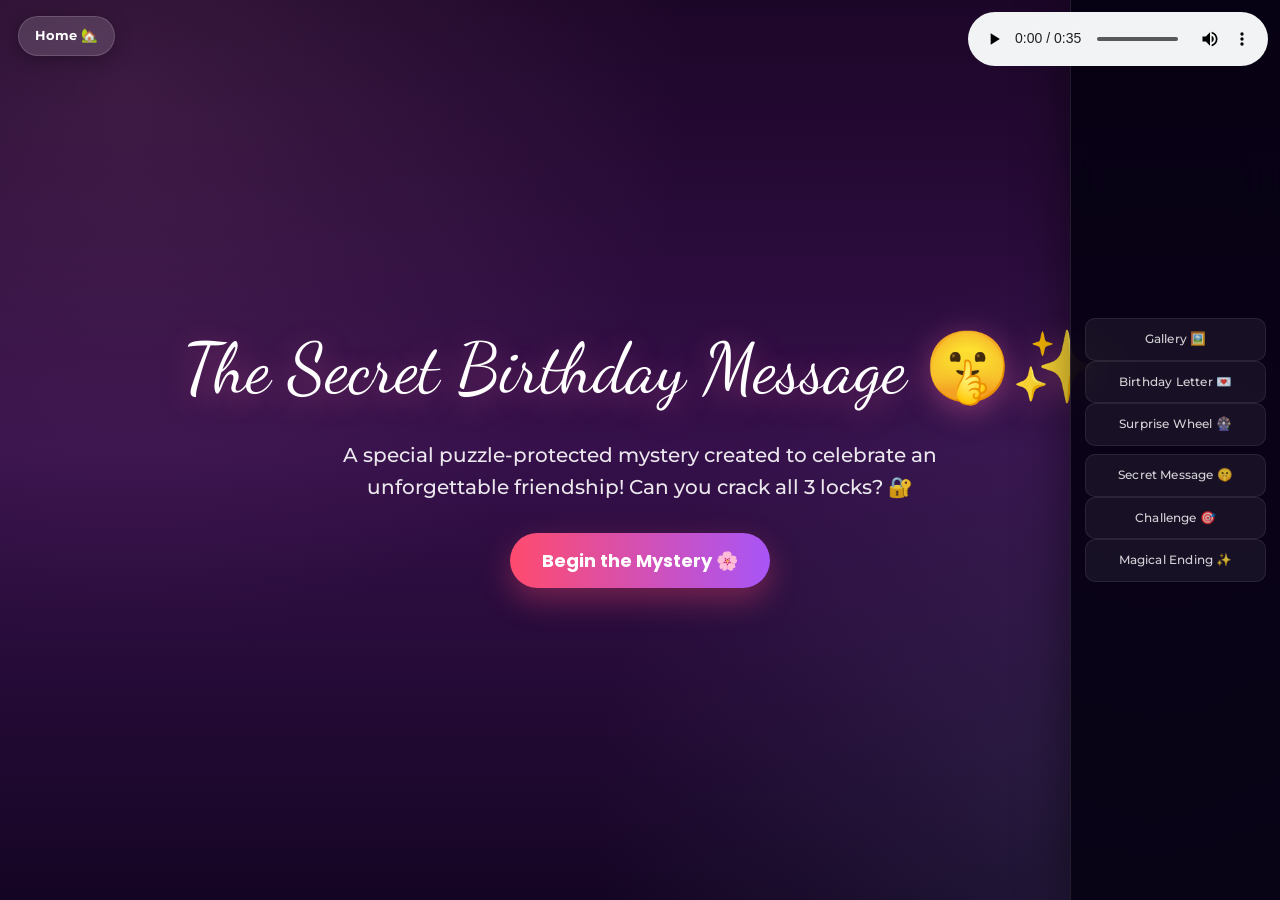
<file: src/Secret-Message.html>
<!DOCTYPE html>
<html lang="en">
<head>
<meta charset="utf-8" />
<meta name="viewport" content="width=device-width,initial-scale=1" />
<title>Secret Message 🤫 | Birthday Surprise</title>
<!-- Fonts -->
<link href="https://fonts.googleapis.com/css2?family=Dancing+Script:wght@700&family=Montserrat:wght@300;500;700;800&family=Poppins:wght@400;600;700&display=swap" rel="stylesheet">
<link rel="stylesheet" href="style.css" />

<style>
  :root{
    --pink:#ff9acb;
    --violet:#cda4ff;
    --blue:#9fd8ff;
    --card-bg: rgba(255,255,255,0.08);
    --accent: #ff6fa8;
  }

  *{box-sizing:border-box}
  html,body{height:100%;margin:0;font-family:'Montserrat',system-ui,sans-serif;background:
    radial-gradient(circle at 10% 10%, rgba(255,154,203,0.12), transparent 40%),
    radial-gradient(circle at 90% 90%, rgba(159,216,255,0.1), transparent 40%),
    linear-gradient(180deg,#1c0628 0%, #35104a 50%, #150524 100%);
    color:#ffffff; -webkit-font-smoothing:antialiased;}

  /* Utility & nav */
  .center {display:flex;align-items:center;justify-content:center;}
  .container {max-width:1100px;margin:0 auto;padding:20px;}

  .home{position:fixed;left:18px;top:16px;z-index:1200}
  .home a{background:rgba(255,255,255,0.15);padding:8px 16px;border-radius:999px;color:#fff;text-decoration:none;font-weight:700;backdrop-filter:blur(8px);border:1px solid rgba(255,255,255,0.15);transition:background 0.3s}
  .home a:hover{background:#ff4b6e}

  /* Landing */
  #landing {min-height:100vh;display:flex;align-items:center;justify-content:center;flex-direction:column;position:relative;overflow:hidden;padding:40px;text-align:center;}
  .title {font-family:'Dancing Script',cursive;font-size:clamp(42px,7vw,70px);color:#fff;text-shadow:0 6px 30px rgba(255,111,168,0.4);margin-bottom:12px}
  .subtitle {font-size:clamp(16px,2.5vw,20px);color:rgba(255,255,255,0.9);margin-bottom:30px;font-weight:500;max-width:600px;line-height:1.6}
  .start-btn {font-size:18px;padding:14px 32px;border-radius:999px;background:linear-gradient(90deg,#ff4b6e,#a855f7);color:white;border:none;cursor:pointer;font-weight:700;box-shadow:0 12px 30px rgba(255,75,110,0.35);transition:transform 0.2s}
  .start-btn:hover {transform:translateY(-3px) scale(1.04)}

  /* floating decorations */
  .floating {position:absolute;pointer-events:none;mix-blend-mode:screen}
  .sparkle {width:6px;height:6px;border-radius:50%;background:rgba(255,255,255,0.9);box-shadow:0 0 10px rgba(255,255,255,0.6);opacity:0.9}

  /* sections */
  section.page {min-height:100vh;padding:40px 20px;display:none;align-items:center;justify-content:center;flex-direction:column;position:relative}
  section.page.active {display:flex}

  .card {background:var(--card-bg);border-radius:22px;padding:32px;backdrop-filter:blur(14px);border:1px solid rgba(255,255,255,0.15);box-shadow:0 16px 50px rgba(0,0,0,0.35);width:min(900px,95%);}

  .hidden { display:none !important; }
  .shake { animation: shake 0.45s; }
  @keyframes shake { 0%{transform:translateX(0)}25%{transform:translateX(-6px)}50%{transform:translateX(6px)}75%{transform:translateX(-6px)}100%{transform:translateX(0)} }

  /* Demo Banner */
  .demo-banner {
    background: rgba(255, 75, 110, 0.15);
    border: 1px dashed rgba(255, 75, 110, 0.5);
    border-radius: 12px;
    padding: 8px 14px;
    font-size: 13px;
    color: #ff9acb;
    margin-bottom: 18px;
    display: inline-block;
  }

  /* LOCK 1 */
  .lock-title {font-size:28px;color:#fff;margin-bottom:8px;font-weight:800}
  .hint {color:rgba(255, 230, 245, 0.9);font-size:15px;margin-bottom:12px;line-height:1.5}
  .pw-row {display:flex;gap:12px;justify-content:center;align-items:center;flex-wrap:wrap;margin-top:10px}
  input.pw {padding:12px 18px;border-radius:12px;border:2px solid rgba(255,255,255,0.25);background:rgba(255,255,255,0.08);color:#fff;font-weight:700;outline:none;width:240px;text-align:center;letter-spacing:1px;font-size:16px}
  input.pw:focus{border-color:#ff4b6e}
  button.unlock {padding:12px 22px;border-radius:12px;border:none;background:linear-gradient(90deg,#ff4b6e,#a855f7);color:#fff;cursor:pointer;font-weight:700;font-size:15px;box-shadow:0 8px 24px rgba(255,75,110,0.3);transition:transform 0.2s}
  button.unlock:hover{transform:translateY(-2px)}
  .small-msg {font-size:14px;color:#ffd1ea;margin-top:12px;font-weight:500}

  /* Scratch area */
  #scratch-wrap{position:relative;overflow:hidden;border-radius:18px;margin-top:20px;background:linear-gradient(135deg,#311042,#56186b);min-height:360px;display:flex;align-items:center;justify-content:center;border:2px solid rgba(255,255,255,0.15)}
  #scratch-overlay{position:absolute;inset:0;background:#a2559e;z-index:40;cursor:crosshair}
  #scratch-content{position:relative;z-index:10;padding:28px;text-align:center;}
  .hidden-note{font-size:18px;color:#fff;font-weight:600;padding:12px 18px;background:rgba(255,255,255,0.12);border-radius:12px;margin:10px auto;max-width:680px;line-height:1.6;border:1px solid rgba(255,255,255,0.15)}
  .star {font-size:36px;display:inline-block;padding:16px 24px;border-radius:999px;background:linear-gradient(90deg,#ff4b6e,#a855f7);color:white;box-shadow:0 10px 30px rgba(255,75,110,0.3);cursor:pointer;margin-top:18px;transition:transform 0.2s}
  .star:hover{transform:scale(1.1)}

  /* LOCK 2 puzzle styling */
  #puzzle-area {
    display: flex;
    gap: 24px;
    align-items: flex-start;
    flex-wrap: wrap;
    justify-content: center;
    margin-top: 18px;
  }
  .puzzle-left { width: 420px; position: relative; }
  .puzzle-right { flex: 1; min-width: 280px; }

  .puzzle-holder {
    width: 420px;
    height: 315px;
    border-radius: 14px;
    background: rgba(255,255,255,0.08);
    display: grid;
    grid-template-columns: repeat(4, 1fr);
    grid-template-rows: repeat(3, 1fr);
    gap: 4px;
    padding: 6px;
    align-items: center;
    justify-items: center;
    border: 2px dashed rgba(255,255,255,0.3);
  }
  .slot {
    width: 100%;
    height: 100%;
    border: 1px dashed rgba(255,255,255,0.25);
    border-radius: 8px;
    display: flex;
    align-items: center;
    justify-content: center;
    background: rgba(255,255,255,0.05);
    overflow: hidden;
  }
  .slot img {
    width: 100%;
    height: 100%;
    object-fit: cover;
    border-radius: 6px;
  }
  .pieces-bank {
    display: flex;
    flex-wrap: wrap;
    gap: 8px;
    justify-content: flex-start;
    padding: 8px;
    max-width: 420px;
  }
  .bank-item {
    width: 88px;
    height: 88px;
    border-radius: 8px;
    overflow: hidden;
    border: 1px solid rgba(255,255,255,0.2);
    background: rgba(255,255,255,0.05);
    display: flex;
    align-items: center;
    justify-content: center;
  }
  .bank-item img {
    width: 100%;
    height: 100%;
    object-fit: cover;
    cursor: grab;
    display: block;
  }
  .selected { outline: 3px solid #ff4b6e; }
  .puzzle-note { font-size: 16px; color: #ffd1ea; margin-bottom: 8px; }

  .demo-solve-btn {
    padding: 8px 16px;
    border-radius: 8px;
    border: 1px solid rgba(255,255,255,0.3);
    background: rgba(255,255,255,0.1);
    color: #fff;
    cursor: pointer;
    font-size: 13px;
    margin-top: 10px;
    transition: all 0.2s;
  }
  .demo-solve-btn:hover { background: rgba(255,255,255,0.2); }

  /* LOCK 3 */
  #hearts-area{width:100%;min-height:380px;position:relative;overflow:hidden;border-radius:14px;border: 2px dashed rgba(255,255,255,0.2);background:rgba(255,255,255,0.04)}
  .floating-heart {
    position: absolute;
    font-size: 36px;
    cursor: pointer;
    filter: drop-shadow(0 6px 12px rgba(0,0,0,0.3));
    display: flex;
    flex-direction: column;
    align-items: center;
    user-select: none;
    transition: transform 0.2s;
  }
  .floating-heart:hover { transform: scale(1.2); }
  .heart-digit {
    font-size: 14px;
    font-weight: 800;
    color: #fff;
    text-shadow: 1px 1px 3px rgba(0,0,0,0.8);
    margin-bottom: -4px;
  }
  .sequence-indicator{margin-top:14px;color:#ffd1ea;font-weight:600;font-size:16px}

  /* Final cinematic */
  .cinema{min-height:100vh;display:flex;align-items:center;justify-content:center;flex-direction:column;background:linear-gradient(180deg,#090214,#1b052d);color:#fff;padding:40px 20px;text-align:center;}
  .cinema .big-text{font-size:clamp(20px,3.5vw,30px);line-height:1.8;max-width:850px;margin-bottom:30px;color:#fff;text-shadow:0 0 20px rgba(255,154,203,0.4);font-family:'Poppins',sans-serif;}
  .final-btn{padding:14px 32px;border-radius:999px;background:linear-gradient(90deg,#ff4b6e,#a855f7);border:none;color:white;cursor:pointer;font-weight:800;font-size:17px;box-shadow:0 10px 30px rgba(255,75,110,0.35);transition:transform 0.2s;}
  .final-btn:hover{transform:scale(1.05);}

  @media (max-width:880px){
    .puzzle-left,.puzzle-holder{width:320px;height:240px}
    .bank-item{width:68px;height:68px}
  }
</style>
</head>
<body>
  <!-- 🎵 Background Audio -->
  <audio id="bg-audio" autoplay style="position: fixed; top: 12px; right: 12px; z-index: 9999;" controls></audio>

  <!-- 🏡 Home & Nav -->
  <div class="home"><a href="index.html">Home 🏡</a></div>
  <nav class="side-nav" aria-label="Main Navigation">
    <div class="nav1">
      <ul>
        <div class="li1">
          <li><a href="Gallery.html">Gallery 🖼️</a></li>
          <li><a href="Letter-Quotes.html">Birthday Letter 💌</a></li>
          <li><a href="Surprise-Wheel.html">Surprise Wheel 🎡</a></li>
        </div>
        <div class="li2">
          <li><a href="Secret-Message.html" class="active">Secret Message 🤫</a></li>
          <li><a href="Challenge.html">Challenge 🎯</a></li>
          <li><a href="Magical-Ending.html">Magical Ending ✨</a></li>
        </div>
      </ul>
    </div>
  </nav>

  <!-- Landing Page -->
  <section id="landing" class="page active">
    <div class="center" style="flex-direction:column">
      <div class="title">The Secret Birthday Message 🤫✨</div>
      <div class="subtitle">A special puzzle-protected mystery created to celebrate an unforgettable friendship! Can you crack all 3 locks? 🔐</div>
      <button class="start-btn" id="startBtn">Begin the Mystery 🌸</button>
    </div>
  </section>

  <!-- ==================== LOCK 1 PAGE ==================== -->
  <section id="lock1-page" class="page" aria-hidden="true">
    <div class="card">
      <div style="text-align:center">
        <div id="lock1-box">
          <div class="demo-banner">💡 Trial/Demo Keyword: <strong>FRIEND</strong></div>
          <div class="lock-title">🔒 Lock 1 — The Bond We Share</div>
          <div class="hint">Clue: What is the greatest, truest bond in the world that brought us together? 💛</div>

          <div style="margin-top:16px">
            <div class="pw-row">
              <input id="pw1" class="pw" type="text" placeholder="Enter keyword" autocomplete="off" />
              <button class="unlock" id="unlock1">Unlock 💖</button>
            </div>
            <div class="small-msg" id="msg1">Hint: Starts with 'F' and has 6 letters!</div>
          </div>
        </div>

        <!-- Scratchcard Area (hidden until correct password) -->
        <div id="scratch-wrap" class="hidden" aria-hidden="true">
          <div id="scratch-content">
            <div style="max-width:700px;margin:0 auto">
              <div class="hidden-note">Psst... there's something you should know 🤫</div>
              <div class="hidden-note">You're officially another year older... but don't worry! 🎂</div>
              <div class="hidden-note">There's still plenty of time for more chaos, endless laughter, spontaneous adventures, and unforgettable memories! ✨</div>
              <div class="hidden-note">Happy Birthday to my favorite person! Keep being uniquely, unapologetically you! 💖🎉</div>
            </div>
            <div style="margin-top:18px">
              <p style="font-size:14px;color:#ffd1ea">Tap the star below to proceed to Lock 2 ✨</p>
              <div class="star" id="toLock2">⭐ Proceed to Lock 2</div>
            </div>
          </div>
          <canvas id="scratch-overlay"></canvas>
        </div>
      </div>
    </div>
  </section>

  <!-- ==================== LOCK 2 PAGE ==================== -->
  <section id="lock2-page" class="page" aria-hidden="true">
    <div class="card">
      <div style="text-align:center">
        <div class="demo-banner">💡 Trial/Demo Keyword: <strong>MEMORY</strong></div>
        <div class="lock-title">🔒 Lock 2 — The Time Capsule</div>
        <div class="hint">Clue: What is something priceless we create together with every laugh and every conversation? 📸</div>

        <div style="margin-top:16px" id="lock2-box">
          <div class="pw-row">
            <input id="pw2" class="pw" type="text" placeholder="Enter keyword" autocomplete="off" />
            <button class="unlock" id="unlock2">Unlock 📸</button>
          </div>
          <div class="small-msg" id="msg2">Hint: 6 letters, starts with 'M'!</div>
        </div>

        <!-- Puzzle Area (hidden until correct) -->
        <div id="puzzle-area-wrapper" class="hidden" aria-hidden="true" style="margin-top:20px">
          <div id="puzzle-area">
            <div class="puzzle-left">
              <div class="puzzle-note">Rebuild the friendship heart puzzle ❤️</div>
              <div id="puzzle-holder" class="puzzle-holder" aria-label="puzzle grid"></div>
            </div>
            <div class="puzzle-right">
              <div style="font-size:16px;font-weight:700;margin-bottom:8px">Puzzle Bank (Drag or Click to Place)</div>
              <div id="pieces-bank" class="pieces-bank"></div>
              <button class="demo-solve-btn" id="autoSolveBtn">⚡ Quick Auto-Solve (Demo Test)</button>
            </div>
          </div>

          <!-- Puzzle Success View -->
          <div id="puzzle-success" style="display:none;margin-top:20px">
            <div class="puzzle-note" style="font-size:18px;color:#fff;font-weight:700">
              🎉 Puzzle Solved! Look at all these beautiful memories we've captured together! 💖
            </div>
            <div id="puzzle-photos" style="display:flex;gap:12px;flex-wrap:wrap;justify-content:center;margin-top:16px"></div>
          </div>
        </div>
      </div>
    </div>
  </section>

  <!-- ==================== LOCK 3 PAGE ==================== -->
  <section id="lock3-page" class="page" aria-hidden="true">
    <div class="card">
      <div style="text-align:center">
        <div class="demo-banner">💡 Trial/Demo Keyword: <strong>BIRTHDAY</strong></div>
        <div class="lock-title">🔒 Lock 3 — The Birthday Key</div>
        <div class="hint">Tap the letters B-I-R-T-H-D-A-Y among the floating hearts or type the password below to unlock the final surprise! ✨</div>

        <div style="margin-top:18px" id="lock3-start">
          <div id="hearts-area"></div>
          <div class="sequence-indicator">Tap hearts or enter the keyword below ✨</div>
          <div style="margin-top:16px" id="lock3-input">
            <div class="pw-row">
              <input id="pw3" class="pw" type="text" placeholder="Enter keyword" autocomplete="off" />
              <button class="unlock" id="unlock3">Unlock Final Surprise 🌟</button>
            </div>
            <div id="msg3" class="small-msg">Keyword: What special occasion are we celebrating today? 🎂</div>
          </div>
        </div>
      </div>
    </div>
  </section>

  <!-- ==================== FINAL CINEMATIC ==================== -->
  <section id="final-page" class="page" aria-hidden="true">
    <div class="cinema">
      <div class="big-text" id="final-loop">
        "Some memories happen by accident.<br/><br/>
        Some friendships begin unexpectedly.<br/><br/>
        And somehow, they become the memories we never want to forget.<br/><br/>
        Here's to more laughter.<br/>
        More adventures.<br/>
        More crazy conversations.<br/>
        More memories.<br/><br/>
        Happy Birthday! 🎂✨"
      </div>
      <button class="final-btn" id="playMontage">🎬 Play Birthday Video Montage</button>
      <video id="montage" style="display:none;width:100%;max-width:880px;border-radius:14px;margin-top:22px;box-shadow:0 10px 40px rgba(0,0,0,0.5)" controls>
        <source src="videos/montage.mp4" type="video/mp4">
      </video>
    </div>
  </section>

  <script>
  // ===== TRIAL LOCK KEYWORDS =====
  // Edit the values below to change the demo keywords.
  // Remove or disable DEMO KEYWORDS before public deployment.
  const LOCK_KEYWORDS = {
    lock1: "FRIEND",
    lock2: "MEMORY",
    lock3: "BIRTHDAY"
  };

  // 🎵 Playlist management: song0 → song20
  const playlist = [];
  for (let i = 0; i <= 20; i++) {
    playlist.push(`audio/song${i}.mp3`);
  }

  const bgAudio = document.getElementById("bg-audio");
  let lastSong = null;

  function getRandomSong() {
    if (playlist.length <= 1) return playlist[0];
    let song;
    do {
      const randomIndex = Math.floor(Math.random() * playlist.length);
      song = playlist[randomIndex];
    } while (song === lastSong);
    lastSong = song;
    return song;
  }

  function playNextSong() {
    const nextSong = getRandomSong();
    bgAudio.src = nextSong;
    bgAudio.play().catch(() => {});
  }

  bgAudio.addEventListener("ended", playNextSong);

  window.addEventListener("DOMContentLoaded", () => {
    bgAudio.volume = 0.4;
    playNextSong();
  });

  const state = { level1:false, level2:false, level3:false };

  function showPage(id){
    document.querySelectorAll('section.page').forEach(s => s.classList.remove('active'));
    const p = document.getElementById(id);
    if(p){ p.classList.add('active'); p.setAttribute('aria-hidden','false'); }
  }

  document.getElementById('startBtn').addEventListener('click', ()=>{
    showPage('lock1-page');
    setTimeout(()=>document.getElementById('pw1').focus(),150);
  });

  // LOCK 1 check
  const unlock1 = document.getElementById('unlock1');
  unlock1.addEventListener('click', checkLock1);
  document.getElementById('pw1').addEventListener('keydown', e => { if(e.key==='Enter') checkLock1(); });

  function checkLock1(){
    const v = document.getElementById('pw1').value.trim().toUpperCase();
    if(v === LOCK_KEYWORDS.lock1.toUpperCase()){
      state.level1 = true;
      document.getElementById('lock1-box').style.display = 'none';
      document.getElementById('scratch-wrap').classList.remove('hidden');
      document.getElementById('scratch-wrap').setAttribute('aria-hidden','false');
      initScratch();
    } else {
      const inp = document.getElementById('pw1');
      inp.classList.add('shake');
      setTimeout(()=>inp.classList.remove('shake'), 420);
      document.getElementById('msg1').textContent = `Try again! Hint: Starts with 'F' (or demo: ${LOCK_KEYWORDS.lock1})`;
    }
  }

  // SCRATCH CARD
  function initScratch(){
    const canvas = document.getElementById('scratch-overlay');
    const wrap = document.getElementById('scratch-wrap');
    const rect = wrap.getBoundingClientRect();

    canvas.width = Math.max(300, Math.floor(rect.width));
    canvas.height = Math.max(200, Math.floor(rect.height));
    canvas.style.width = rect.width+'px';
    canvas.style.height = rect.height+'px';
    canvas.style.position = 'absolute';
    canvas.style.left = '0';
    canvas.style.top = '0';
    canvas.style.zIndex = '40';

    const ctx = canvas.getContext('2d');
    const g = ctx.createLinearGradient(0,0,canvas.width,canvas.height);
    g.addColorStop(0,'#a855f7');
    g.addColorStop(1,'#ff4b6e');
    ctx.fillStyle = g;
    ctx.fillRect(0,0,canvas.width,canvas.height);

    ctx.globalCompositeOperation = 'destination-out';
    let drawing = false;
    const radius = Math.max(24, Math.round(canvas.width * 0.04));

    function getPos(e){
      const r = canvas.getBoundingClientRect();
      const cx = (e.touches ? e.touches[0].clientX : e.clientX);
      const cy = (e.touches ? e.touches[0].clientY : e.clientY);
      return { x: cx - r.left, y: cy - r.top };
    }
    function pointerDown(e){ drawing = true; pointerMove(e); }
    function pointerUp(){ drawing = false; ctx.beginPath(); checkReveal(); }
    function pointerMove(e){
      if(!drawing) return;
      const p = getPos(e);
      ctx.beginPath();
      ctx.arc(p.x, p.y, radius, 0, Math.PI*2);
      ctx.fill();
    }

    canvas.addEventListener('mousedown', pointerDown);
    canvas.addEventListener('touchstart', pointerDown, {passive:true});
    window.addEventListener('mouseup', pointerUp);
    window.addEventListener('touchend', pointerUp);
    canvas.addEventListener('mousemove', pointerMove);
    canvas.addEventListener('touchmove', pointerMove, {passive:true});

    function checkReveal(){
      const data = ctx.getImageData(0,0,canvas.width,canvas.height).data;
      let transparent = 0;
      for(let i=3; i<data.length; i+=4){
        if(data[i] < 128) transparent++;
      }
      const ratio = transparent / (canvas.width * canvas.height);
      if(ratio > 0.25){
        canvas.style.transition = 'opacity 600ms';
        canvas.style.opacity = '0';
        setTimeout(()=>canvas.remove(), 700);
      }
    }

    document.getElementById('toLock2').addEventListener('click', ()=>{
      showPage('lock2-page');
      setTimeout(()=>document.getElementById('pw2').focus(), 200);
    });
  }

  // LOCK 2 check
  document.getElementById('unlock2').addEventListener('click', checkLock2);
  document.getElementById('pw2').addEventListener('keydown', e => { if (e.key === 'Enter') checkLock2(); });

  function checkLock2() {
    const v = document.getElementById('pw2').value.trim().toUpperCase();
    if (v === LOCK_KEYWORDS.lock2.toUpperCase()) {
      state.level2 = true;
      document.getElementById('lock2-box').style.display = 'none';
      document.getElementById('puzzle-area-wrapper').classList.remove('hidden');
      document.getElementById('puzzle-area-wrapper').setAttribute('aria-hidden', 'false');
      initPuzzle();
    } else {
      const inp = document.getElementById('pw2');
      inp.classList.add('shake');
      setTimeout(() => inp.classList.remove('shake'), 420);
      document.getElementById('msg2').textContent = `Hint: What we make every day! (or demo: ${LOCK_KEYWORDS.lock2})`;
    }
  }

  // PUZZLE
  let selectedPiece = null;
  function initPuzzle() {
    const grid = document.getElementById('puzzle-holder');
    const bank = document.getElementById('pieces-bank');
    grid.innerHTML = '';
    bank.innerHTML = '';
    const total = 12;

    for (let i = 0; i < total; i++) {
      const slot = document.createElement('div');
      slot.className = 'slot';
      slot.dataset.index = i.toString();

      slot.addEventListener('dragover', e => e.preventDefault());
      slot.addEventListener('drop', ev => {
        ev.preventDefault();
        const id = ev.dataTransfer.getData('text/plain');
        const piece = document.getElementById(id);
        if (!piece) return;
        placePieceIntoSlot(piece, slot);
      });

      slot.addEventListener('click', () => {
        if (selectedPiece) {
          placePieceIntoSlot(selectedPiece, slot);
          deselectPiece();
        }
      });
      grid.appendChild(slot);
    }

    const indexes = Array.from({ length: total }, (_, i) => i);
    indexes.sort(() => Math.random() - 0.5);

    indexes.forEach(idx => {
      const wrap = document.createElement('div');
      wrap.className = 'bank-item';
      const img = document.createElement('img');
      img.src = `puzzle/piece-${idx + 1}.png`;
      img.id = `piece-${idx}`;
      img.dataset.pieceIndex = idx.toString();
      img.draggable = true;

      img.addEventListener('dragstart', ev => {
        ev.dataTransfer.setData('text/plain', img.id);
        ev.dataTransfer.effectAllowed = 'move';
        selectedPiece = img;
        highlightSelected(img);
      });

      img.addEventListener('click', e => {
        e.stopPropagation();
        if (selectedPiece === img) deselectPiece();
        else selectPiece(img);
      });

      wrap.appendChild(img);
      bank.appendChild(wrap);
    });

    document.getElementById('autoSolveBtn').onclick = () => {
      for(let i=0; i<total; i++){
        const piece = document.querySelector(`[data-piece-index="${i}"]`);
        const slot = grid.children[i];
        if(piece && slot) placePieceIntoSlot(piece, slot);
      }
    };
  }

  function placePieceIntoSlot(piece, slot) {
    const bank = document.getElementById('pieces-bank');
    if (slot.firstElementChild) {
      const existing = slot.firstElementChild;
      const wrap = document.createElement('div');
      wrap.className = 'bank-item';
      wrap.appendChild(existing);
      bank.appendChild(wrap);
    }
    if (piece.parentNode?.classList.contains('bank-item')) {
      piece.parentNode.remove();
    } else if (piece.parentNode?.classList.contains('slot')) {
      piece.parentNode.innerHTML = '';
    }

    slot.innerHTML = '';
    slot.appendChild(piece);
    piece.style.width = '100%';
    piece.style.height = '100%';
    piece.classList.remove('selected');
    checkPuzzleComplete();
  }

  function selectPiece(img) {
    deselectPiece();
    selectedPiece = img;
    highlightSelected(img);
  }
  function deselectPiece() {
    if (selectedPiece) {
      selectedPiece.classList.remove('selected');
      selectedPiece = null;
    }
  }
  function highlightSelected(img) {
    document.querySelectorAll('.bank-item img').forEach(i => i.classList.remove('selected'));
    img.classList.add('selected');
  }

  function checkPuzzleComplete() {
    const slots = document.getElementById('puzzle-holder').children;
    let correct = true;
    for (let i = 0; i < slots.length; i++) {
      const slot = slots[i];
      if (!slot.firstElementChild) { correct = false; break; }
      if (parseInt(slot.firstElementChild.dataset.pieceIndex, 10) !== i) { correct = false; break; }
    }
    if (correct) onPuzzleSolved();
  }

  function onPuzzleSolved() {
    document.getElementById('puzzle-success').style.display = 'block';

    const memoryImgs = [
      'images/friends-selfie.jpg', 'images/friends-laughing.jpg',
      'images/friends-hugging.jpg', 'images/birthday-cake.jpg',
      'images/friends-travel.jpg', 'images/birthday-gift.jpg',
      'images/friendship-group-01.jpg', 'images/birthday-celebration.jpg'
    ];

    const holder = document.getElementById('puzzle-photos');
    holder.innerHTML = '';

    memoryImgs.forEach(src => {
      const im = document.createElement('img');
      Object.assign(im.style, {
        width: '120px', height: '100px', objectFit: 'cover',
        borderRadius: '8px', cursor: 'pointer', margin: '4px',
        border: '2px solid rgba(255,255,255,0.3)',
        transition: 'transform 0.2s'
      });
      im.src = src;
      im.onmouseenter = () => im.style.transform = 'scale(1.08)';
      im.onmouseleave = () => im.style.transform = 'scale(1)';
      holder.appendChild(im);
    });

    setTimeout(() => {
      if(!document.getElementById('startLock3Btn')){
        const inst = document.createElement('div');
        inst.style.marginTop = '20px';
        inst.style.textAlign = 'center';
        inst.innerHTML = `
          <button id="startLock3Btn" class="unlock" style="font-size:16px;padding:12px 26px">
            Proceed to Final Lock 3 ✨
          </button>
        `;
        document.getElementById('puzzle-area-wrapper').appendChild(inst);
        document.getElementById('startLock3Btn').addEventListener('click', () => {
          showPage('lock3-page');
          spawnHearts();
        });
      }
    }, 600);
  }

  // LOCK 3: Hearts Sequence + Keyword Unlock
  const targetWord = "BIRTHDAY";
  let tappedWord = "";

  function spawnHearts() {
    const area = document.getElementById('hearts-area');
    area.innerHTML = '';
    tappedWord = "";

    const letters = targetWord.split('');
    const filler = ['A','C','E','F','G','J','K','L','M','N','O','P','S','T','U','W'];

    letters.forEach(char => {
      area.appendChild(makeHeart(char));
    });

    for (let i = 0; i < 14; i++) {
      const r = filler[Math.floor(Math.random() * filler.length)];
      area.appendChild(makeHeart(r));
    }
  }

  function makeHeart(letter) {
    const el = document.createElement('div');
    el.className = 'floating-heart';
    el.style.left = (Math.random() * 80 + 6) + '%';
    el.style.top = (Math.random() * 68 + 8) + '%';

    const lbl = document.createElement('div');
    lbl.className = 'heart-digit';
    lbl.textContent = letter;

    const icon = document.createElement('div');
    icon.textContent = '💖';

    el.appendChild(lbl);
    el.appendChild(icon);

    el.onclick = () => {
      el.style.transform = 'scale(1.4)';
      setTimeout(() => el.style.transform = 'scale(1)', 200);

      tappedWord += letter;
      if (targetWord.startsWith(tappedWord)) {
        document.querySelector('.sequence-indicator').textContent = `Great! Found: ${tappedWord} (${tappedWord.length}/${targetWord.length})`;
        if (tappedWord === targetWord) {
          unlockFinal();
        }
      } else {
        tappedWord = "";
        area.classList.add('shake');
        setTimeout(() => area.classList.remove('shake'), 420);
        document.querySelector('.sequence-indicator').textContent = 'Order reset! Tap B-I-R-T-H-D-A-Y or type the keyword below ✨';
      }
    };
    return el;
  }

  document.getElementById('unlock3').addEventListener('click', checkLock3);
  document.getElementById('pw3').addEventListener('keydown', e => { if (e.key === 'Enter') checkLock3(); });

  function checkLock3() {
    const pw = document.getElementById('pw3').value.trim().toUpperCase();
    if (pw === LOCK_KEYWORDS.lock3.toUpperCase() || pw === targetWord) {
      unlockFinal();
    } else {
      const inp = document.getElementById('pw3');
      inp.classList.add('shake');
      setTimeout(() => inp.classList.remove('shake'), 420);
      document.getElementById('msg3').textContent = `Try again! Hint: What are we celebrating? (Demo: ${LOCK_KEYWORDS.lock3})`;
    }
  }

  function unlockFinal() {
    document.getElementById('lock3-page').setAttribute('aria-hidden', 'true');
    const finalPage = document.getElementById('final-page');
    finalPage.setAttribute('aria-hidden', 'false');
    finalPage.classList.add('active');
  }

  document.getElementById('playMontage').addEventListener('click', () => {
    const v = document.getElementById('montage');
    v.style.display = 'block';
    document.getElementById('playMontage').style.display = 'none';
    v.currentTime = 0;
    v.play().catch(() => {});
  });
  </script>
</body>
</html>
</file>
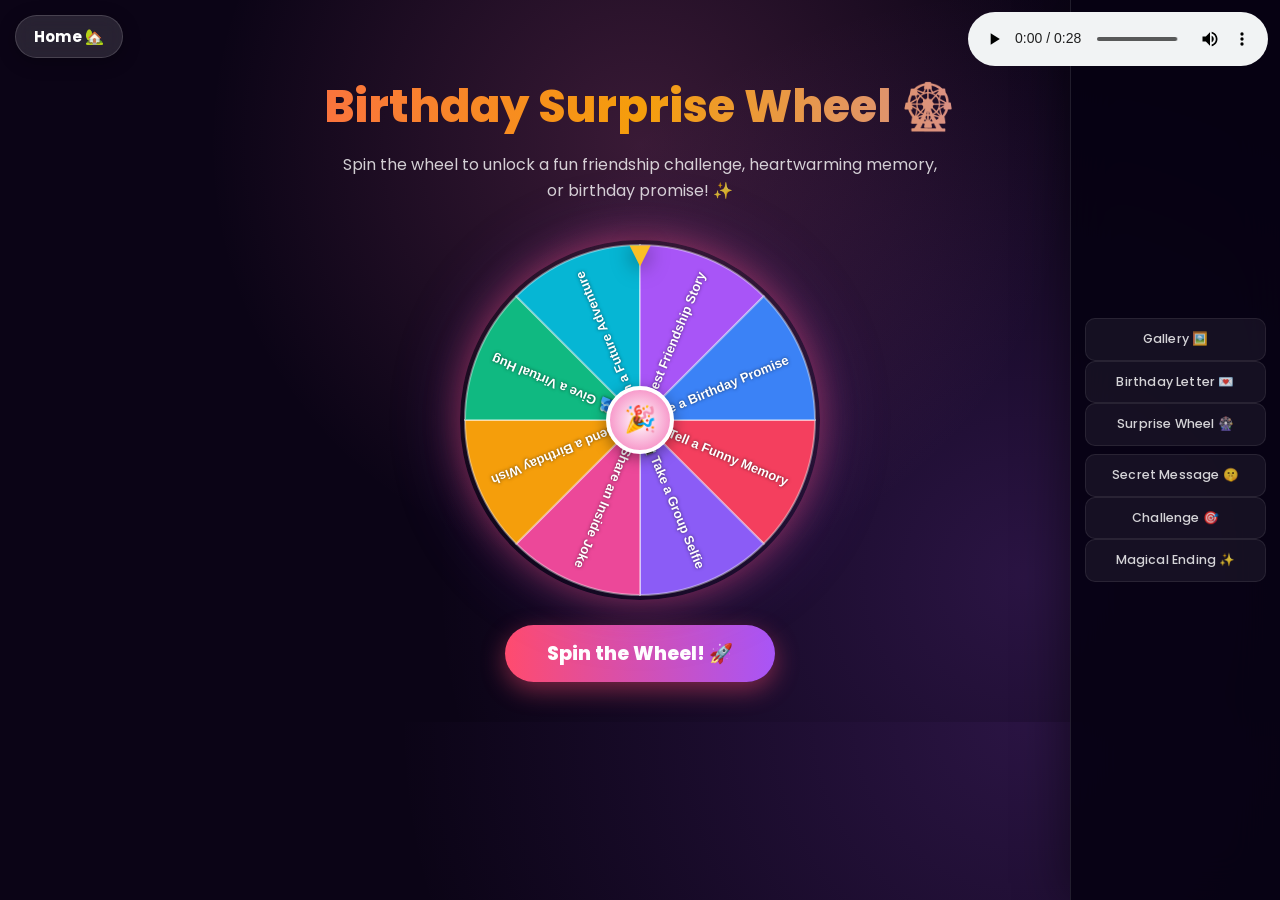
<file: src/Surprise-Wheel.html>
<!DOCTYPE html>
<html lang="en">
  <head>
    <meta charset="UTF-8" />
    <meta name="viewport" content="width=device-width, initial-scale=1.0" />
    <title>Birthday Surprise Wheel 🎡 | Friendship Celebration</title>
    <link rel="stylesheet" href="style.css" />
    <link rel="preconnect" href="https://fonts.googleapis.com">
    <link rel="preconnect" href="https://fonts.gstatic.com" crossorigin>
    <link href="https://fonts.googleapis.com/css2?family=Poppins:wght@400;600;700;800&display=swap" rel="stylesheet">

    <style>
      body, html {
        margin: 0;
        padding: 0;
        min-height: 100%;
        background-color: #0b0416;
        background-image:
          radial-gradient(circle at 50% 20%, rgba(244,114,182,0.2), transparent 50%),
          radial-gradient(circle at 80% 80%, rgba(168,85,247,0.2), transparent 50%);
        font-family: 'Poppins', sans-serif;
        color: white;
        overflow-x: hidden;
      }

      .home {
        position: fixed;
        top: 15px;
        left: 15px;
        z-index: 1001;
      }
      .home a {
        text-decoration: none;
        font-weight: 700;
        font-size: 0.95rem;
        background: rgba(255, 255, 255, 0.12);
        color: white;
        padding: 8px 18px;
        border-radius: 999px;
        backdrop-filter: blur(10px);
        border: 1px solid rgba(255, 255, 255, 0.15);
        transition: background 0.3s ease;
      }
      .home a:hover {
        background: #ff4b6e;
      }

      .wheel-header {
        text-align: center;
        padding: 70px 20px 10px;
      }
      .wheel-header h1 {
        font-size: clamp(2rem, 5vw, 2.8rem);
        margin-bottom: 8px;
        background: linear-gradient(90deg, #ff4b6e, #f59e0b, #c084fc);
        -webkit-background-clip: text;
        -webkit-text-fill-color: transparent;
        font-weight: 800;
      }
      .wheel-header p {
        font-size: 1rem;
        color: rgba(255, 255, 255, 0.8);
        max-width: 600px;
        margin: 0 auto;
      }

      /* Wheel Container */
      .wheel-wrapper {
        position: relative;
        width: 360px;
        height: 360px;
        margin: 25px auto;
        display: flex;
        align-items: center;
        justify-content: center;
      }

      /* Pointer */
      .wheel-pointer {
        position: absolute;
        top: -16px;
        left: 50%;
        transform: translateX(-50%);
        font-size: 36px;
        color: #fbbf24;
        filter: drop-shadow(0 4px 10px rgba(0,0,0,0.5));
        z-index: 20;
        user-select: none;
      }

      #wheelCanvas {
        width: 100%;
        height: 100%;
        border-radius: 50%;
        box-shadow: 0 0 35px rgba(255, 75, 110, 0.45), 0 0 70px rgba(168, 85, 247, 0.25);
        transition: transform 4.5s cubic-bezier(0.2, 0.95, 0.3, 1.02);
      }

      .wheel-center-cap {
        position: absolute;
        width: 68px;
        height: 68px;
        background: radial-gradient(circle, #ffffff, #f472b6);
        border: 4px solid #fff;
        border-radius: 50%;
        box-shadow: 0 4px 15px rgba(0,0,0,0.4);
        display: flex;
        align-items: center;
        justify-content: center;
        font-size: 26px;
        z-index: 10;
        pointer-events: none;
      }

      /* Spin Button */
      #spin-button {
        display: block;
        margin: 20px auto 40px;
        padding: 14px 42px;
        font-size: 1.2rem;
        font-weight: 800;
        background: linear-gradient(90deg, #ff4b6e, #a855f7);
        border: none;
        border-radius: 999px;
        color: white;
        cursor: pointer;
        box-shadow: 0 8px 25px rgba(255, 75, 110, 0.45);
        transition: transform 0.2s, box-shadow 0.2s;
      }
      #spin-button:hover:not(:disabled) {
        transform: translateY(-2px) scale(1.04);
        box-shadow: 0 12px 30px rgba(255, 75, 110, 0.65);
      }
      #spin-button:disabled {
        background: #555;
        cursor: not-allowed;
        box-shadow: none;
      }

      /* Result Modal */
      #resultModal {
        position: fixed;
        inset: 0;
        background: rgba(5, 2, 10, 0.85);
        backdrop-filter: blur(10px);
        display: none;
        align-items: center;
        justify-content: center;
        z-index: 2000;
        padding: 20px;
      }
      .modal-card {
        background: linear-gradient(135deg, rgba(255,255,255,0.12), rgba(255,255,255,0.06));
        border: 1px solid rgba(255, 255, 255, 0.25);
        border-radius: 24px;
        padding: 36px 30px;
        max-width: 480px;
        width: 100%;
        text-align: center;
        box-shadow: 0 20px 60px rgba(0,0,0,0.6);
        animation: popModal 0.4s cubic-bezier(0.34, 1.56, 0.64, 1) forwards;
      }
      @keyframes popModal {
        from { transform: scale(0.8); opacity: 0; }
        to { transform: scale(1); opacity: 1; }
      }
      .modal-icon { font-size: 52px; margin-bottom: 12px; }
      .modal-title { font-size: 1.6rem; font-weight: 800; color: #ff9acb; margin-bottom: 10px; }
      .modal-desc { font-size: 1.1rem; line-height: 1.6; color: #f3e8ff; margin-bottom: 24px; }
      .modal-close-btn {
        background: linear-gradient(90deg, #ff4b6e, #a855f7);
        border: none;
        color: white;
        padding: 12px 32px;
        font-size: 1rem;
        font-weight: 700;
        border-radius: 999px;
        cursor: pointer;
        box-shadow: 0 6px 20px rgba(255, 75, 110, 0.4);
      }

      @media (max-width: 480px) {
        .wheel-wrapper { width: 300px; height: 300px; }
        .wheel-center-cap { width: 56px; height: 56px; font-size: 20px; }
      }
    </style>
  </head>
  <body>
    <!-- 🎵 Background Audio -->
    <audio id="bg-audio" autoplay style="position: fixed; top: 12px; right: 12px; z-index: 9999;" controls></audio>

    <!-- 🏡 Home Button -->
    <div class="home">
      <a href="index.html">Home 🏡</a>
    </div>

    <!-- 🌟 Side Navigation -->
    <nav class="side-nav" aria-label="Main Navigation">
      <div class="nav1">
        <ul>
          <div class="li1">
            <li><a href="Gallery.html">Gallery 🖼️</a></li>
            <li><a href="Letter-Quotes.html">Birthday Letter 💌</a></li>
            <li><a href="Surprise-Wheel.html" class="active">Surprise Wheel 🎡</a></li>
          </div>
          <div class="li2">
            <li><a href="Secret-Message.html">Secret Message 🤫</a></li>
            <li><a href="Challenge.html">Challenge 🎯</a></li>
            <li><a href="Magical-Ending.html">Magical Ending ✨</a></li>
          </div>
        </ul>
      </div>
    </nav>

    <!-- Header -->
    <header class="wheel-header">
      <h1>Birthday Surprise Wheel 🎡</h1>
      <p>Spin the wheel to unlock a fun friendship challenge, heartwarming memory, or birthday promise! ✨</p>
    </header>

    <!-- Wheel Element -->
    <div class="wheel-wrapper">
      <div class="wheel-pointer">▼</div>
      <canvas id="wheelCanvas" width="720" height="720"></canvas>
      <div class="wheel-center-cap">🎉</div>
    </div>

    <button id="spin-button">Spin the Wheel! 🚀</button>

    <!-- Outcome Modal -->
    <div id="resultModal" role="dialog" aria-modal="true">
      <div class="modal-card">
        <div class="modal-icon" id="modalIcon">🎉</div>
        <div class="modal-title" id="modalTitle">The Wheel Has Spoken!</div>
        <div class="modal-desc" id="modalDesc">Challenge description goes here!</div>
        <button class="modal-close-btn" id="modalCloseBtn">Awesome, Done! ✨</button>
      </div>
    </div>

    <script>
      // 8 Friendship & Birthday Options as requested
      const segments = [
        { label: "Tell a Funny Memory", emoji: "😂", color: "#f43f5e", desc: "Share that one hilarious memory or inside joke that never fails to make us burst out laughing!" },
        { label: "Take a Group Selfie", emoji: "📸", color: "#8b5cf6", desc: "Strike your silliest, most photogenic party pose right now and capture this birthday moment!" },
        { label: "Share an Inside Joke", emoji: "🤫", color: "#ec4899", desc: "Drop our most unhinged inside joke or secret nickname without explaining it to anyone else!" },
        { label: "Send a Birthday Wish", emoji: "🎂", color: "#f59e0b", desc: "Make a loud, enthusiastic birthday wish for maximum happiness, success, and good health this year!" },
        { label: "Give a Virtual Hug", emoji: "🫂", color: "#10b981", desc: "Sending you the biggest, warmest celebratory hug from the bottom of my heart!" },
        { label: "Plan a Future Adventure", emoji: "✈️", color: "#06b6d4", desc: "Pick a destination or fun activity we must do together before your next birthday rolls around!" },
        { label: "Funniest Friendship Story", emoji: "🤣", color: "#a855f7", desc: "Tell the story of our most chaotic, completely unplanned adventure that turned into an unforgettable day!" },
        { label: "Make a Birthday Promise", emoji: "✨", color: "#3b82f6", desc: "Promise that no matter how busy life gets, we will always make time to laugh and stay connected!" }
      ];

      // Draw Wheel on Canvas
      const canvas = document.getElementById("wheelCanvas");
      const ctx = canvas.getContext("2d");
      const size = canvas.width;
      const center = size / 2;
      const radius = center - 10;
      const arc = (2 * Math.PI) / segments.length;

      function drawWheel() {
        ctx.clearRect(0, 0, size, size);

        segments.forEach((seg, i) => {
          const angle = i * arc;
          ctx.beginPath();
          ctx.fillStyle = seg.color;
          ctx.moveTo(center, center);
          ctx.arc(center, center, radius, angle, angle + arc);
          ctx.lineTo(center, center);
          ctx.fill();

          // Stroke border
          ctx.strokeStyle = "rgba(255, 255, 255, 0.4)";
          ctx.lineWidth = 4;
          ctx.stroke();

          // Text & Icon
          ctx.save();
          ctx.translate(center, center);
          ctx.rotate(angle + arc / 2);
          ctx.textAlign = "right";
          ctx.fillStyle = "#ffffff";
          ctx.font = "bold 26px Poppins, sans-serif";
          ctx.shadowColor = "rgba(0, 0, 0, 0.6)";
          ctx.shadowBlur = 6;
          ctx.fillText(`${seg.emoji} ${seg.label}`, radius - 30, 10);
          ctx.restore();
        });
      }
      drawWheel();

      // Spin Logic
      const spinBtn = document.getElementById("spin-button");
      let currentRotation = 0;

      spinBtn.addEventListener("click", () => {
        spinBtn.disabled = true;

        // Choose random segment index
        const winningIndex = Math.floor(Math.random() * segments.length);
        const segmentDegree = 360 / segments.length;

        // Pointer is at the top (270 deg / -90 deg in standard angle coordinates)
        // Rotate so winning segment lands at the top
        const targetAngle = 270 - (winningIndex * segmentDegree + segmentDegree / 2);
        const fullSpins = 360 * 5; // 5 full rotations for drama
        const totalDegree = fullSpins + ((targetAngle % 360) + 360) % 360;

        currentRotation += totalDegree;
        canvas.style.transform = `rotate(${currentRotation}deg)`;

        setTimeout(() => {
          const result = segments[winningIndex];
          showResult(result);
          spinBtn.disabled = false;
        }, 4600);
      });

      function showResult(item) {
        document.getElementById("modalIcon").textContent = item.emoji;
        document.getElementById("modalTitle").textContent = item.label;
        document.getElementById("modalDesc").textContent = item.desc;
        document.getElementById("resultModal").style.display = "flex";
      }

      document.getElementById("modalCloseBtn").addEventListener("click", () => {
        document.getElementById("resultModal").style.display = "none";
      });
      document.getElementById("resultModal").addEventListener("click", (e) => {
        if(e.target.id === "resultModal") {
          document.getElementById("resultModal").style.display = "none";
        }
      });

      // 🎵 Audio Playlist (song0..song20)
      const playlist = [];
      for (let i = 0; i <= 20; i++) {
        playlist.push(`audio/song${i}.mp3`);
      }

      const bgAudio = document.getElementById("bg-audio");
      let lastSong = null;

      function getRandomSong() {
        if (playlist.length <= 1) return playlist[0];
        let song;
        do {
          const randomIndex = Math.floor(Math.random() * playlist.length);
          song = playlist[randomIndex];
        } while (song === lastSong);
        lastSong = song;
        return song;
      }

      function playNextSong() {
        const nextSong = getRandomSong();
        bgAudio.src = nextSong;
        bgAudio.play().catch(() => {});
      }

      bgAudio.addEventListener("ended", playNextSong);

      window.addEventListener("DOMContentLoaded", () => {
        bgAudio.volume = 0.4;
        playNextSong();
      });
    </script>
  </body>
</html>
</file>
<file: src/style.css>
/* ================================================
   FRIENDSHIP BIRTHDAY WEBSITE — Shared Stylesheet
   style.css  |  All pages share this base file
   ================================================ */

@import url('https://fonts.googleapis.com/css2?family=Poppins:ital,wght@0,300;0,400;0,500;0,600;0,700;0,800;0,900;1,400&family=Dancing+Script:wght@600;700&display=swap');

/* ── CSS Design Tokens ─────────────────────────── */
:root {
  --pink:          #f472b6;
  --pink-dark:     #ec4899;
  --pink-glow:     rgba(236, 72, 153, 0.35);
  --purple:        #a78bfa;
  --purple-dark:   #7c3aed;
  --purple-glow:   rgba(124, 58, 237, 0.35);
  --gold:          #fbbf24;
  --bg:            #09030f;
  --surface:       rgba(255, 255, 255, 0.06);
  --surface-hover: rgba(255, 255, 255, 0.12);
  --border:        rgba(255, 255, 255, 0.11);
  --text:          #ffffff;
  --muted:         rgba(255, 255, 255, 0.62);
  --shadow-sm:     0 4px 18px rgba(0,0,0,.28);
  --shadow-md:     0 8px 36px rgba(0,0,0,.38);
  --shadow-lg:     0 16px 56px rgba(0,0,0,.50);
  --r-sm:          10px;
  --r:             16px;
  --r-lg:          24px;
  --r-pill:        999px;
  --nav-w:         210px;
  --ease:          0.3s cubic-bezier(.4,0,.2,1);
  --font:          'Poppins', 'Segoe UI', system-ui, sans-serif;
  --font-accent:   'Dancing Script', cursive;
}

/* ── Reset & Base ──────────────────────────────── */
*, *::before, *::after { margin:0; padding:0; box-sizing:border-box; }

html {
  scroll-behavior: smooth;
  -webkit-text-size-adjust: 100%;
  overflow-x: hidden;
}

body {
  font-family: var(--font);
  color: var(--text);
  background: var(--bg);
  background-image:
    radial-gradient(ellipse 90% 55% at 50% -10%, rgba(124,58,237,.22), transparent),
    radial-gradient(ellipse 70% 45% at 85% 85%,  rgba(236,72,153,.14), transparent),
    radial-gradient(ellipse 60% 40% at 10% 90%,  rgba(251,191,36,.08), transparent);
  min-height: 100vh;
  overflow-x: hidden;
  line-height: 1.65;
}

img, video { max-width: 100%; display: block; }
a { color: inherit; }
button { font-family: var(--font); cursor: pointer; }

/* ── Home Button ───────────────────────────────── */
.home {
  position: fixed;
  top: 16px;
  left: 16px;
  z-index: 1100;
}

.home a {
  display: inline-flex;
  align-items: center;
  gap: 6px;
  padding: 10px 20px;
  border-radius: var(--r-pill);
  background: rgba(255,255,255,.11);
  backdrop-filter: blur(16px);
  -webkit-backdrop-filter: blur(16px);
  border: 1px solid var(--border);
  color: var(--text);
  font-size: .83rem;
  font-weight: 600;
  text-decoration: none;
  transition: var(--ease);
  box-shadow: var(--shadow-sm);
  white-space: nowrap;
}

.home a:hover {
  background: rgba(255,255,255,.2);
  transform: translateY(-2px);
  box-shadow: var(--shadow-md);
}

/* ── Side Navigation (right panel) ────────────── */
.side-nav {
  position: fixed;
  top: 0; right: 0;
  width: var(--nav-w);
  height: 100%;
  display: flex;
  flex-direction: column;
  justify-content: center;
  padding: 24px 14px;
  gap: 8px;
  background: rgba(6,2,18,.90);
  backdrop-filter: blur(22px);
  -webkit-backdrop-filter: blur(22px);
  border-left: 1px solid var(--border);
  z-index: 1000;
  box-shadow: -4px 0 48px rgba(0,0,0,.45);
  animation: navSlideIn .7s ease forwards;
  overflow-y: auto;
}

@keyframes navSlideIn {
  from { transform: translateX(100%); opacity: 0; }
  to   { transform: translateX(0);    opacity: 1; }
}

/* Unified link style — covers all nav structures used across pages */
.side-nav > a,
.side-nav .nav1 a,
.nav1 a {
  display: block;
  padding: 10px 14px;
  border-radius: var(--r-sm);
  background: var(--surface);
  border: 1px solid rgba(255,255,255,.08);
  color: rgba(255,255,255,.82);
  font-size: .78rem;
  font-weight: 500;
  text-align: center;
  text-decoration: none;
  transition: var(--ease);
  letter-spacing: .015em;
}

.side-nav > a:hover,
.side-nav .nav1 a:hover,
.nav1 a:hover {
  background: linear-gradient(135deg, var(--pink-dark), var(--purple-dark));
  border-color: transparent;
  color: #fff;
  transform: translateX(-4px);
  box-shadow: 0 6px 22px var(--pink-glow);
}

/* Fix old nav structure quirks */
.side-nav .nav1         { display:flex; flex-direction:column; gap:8px; height:100%; justify-content:center; }
.side-nav .nav1 ul      { list-style:none; display:flex; flex-direction:column; gap:8px; }
.side-nav .nav1 li      { width:100%; }
.li1, .li2              { position:static !important; bottom:auto !important; }

/* Left-aligned side nav variant (Magical-Ending, etc.) */
.side-nav.left-nav {
  right: auto; left: 0;
  border-left: none;
  border-right: 1px solid var(--border);
  box-shadow: 4px 0 48px rgba(0,0,0,.45);
  animation: navSlideInLeft .7s ease forwards;
}

@keyframes navSlideInLeft {
  from { transform: translateX(-100%); opacity: 0; }
  to   { transform: translateX(0);     opacity: 1; }
}

/* ── Page Head / Hero Block (index.html) ───────── */
.head {
  background: var(--surface);
  backdrop-filter: blur(14px);
  -webkit-backdrop-filter: blur(14px);
  border: 1px solid var(--border);
  border-radius: var(--r-lg);
  color: var(--text);
  margin: 80px auto 32px;
  padding: 26px 44px;
  max-width: 78%;
  text-align: center;
  box-shadow: var(--shadow-md);
  animation: floatUp 1.2s ease forwards;
}

@keyframes floatUp {
  from { transform: translateY(32px); opacity: 0; }
  to   { transform: translateY(0);    opacity: 1; }
}

.head h1 {
  font-size: clamp(1.35rem, 3vw, 2.1rem);
  font-weight: 800;
  background: linear-gradient(100deg, var(--pink), var(--purple), var(--gold));
  -webkit-background-clip: text;
  -webkit-text-fill-color: transparent;
  background-clip: text;
}

.head2 { margin-top: 8px; }
.head h2 { font-weight: 400; font-size: 1rem; color: var(--muted); }

/* ── Heart Widget (index.html) ─────────────────── */
.container {
  position: absolute;
  top: 50%; left: 50%;
  transform: translate(-50%, -50%);
  cursor: pointer;
  user-select: none;
}

.heart {
  position: relative;
  width: 140px; height: 126px;
  background: linear-gradient(135deg, #ff6eb4, #e11d74);
  transform: rotate(-45deg);
  animation: heartbeat 1.3s ease-in-out infinite;
  box-shadow: 0 0 35px rgba(255,110,180,.70), 0 0 80px rgba(225,29,116,.38);
}

.heart::before,
.heart::after {
  content: '';
  position: absolute;
  width: 140px; height: 126px;
  background: linear-gradient(135deg, #ff6eb4, #e11d74);
  border-radius: 50%;
}
.heart::before { top: -70px; left: 0; }
.heart::after  { left: 70px; top: 0; }

.letter {
  position: absolute;
  top: 50%; left: 50%;
  transform: translate(-50%, -50%);
  font-size: 1.25rem;
  font-weight: 800;
  color: #fff;
  z-index: 1;
  animation: popLetter 1.5s ease-in-out infinite;
  text-shadow: 0 2px 8px rgba(0,0,0,.4);
  white-space: nowrap;
}

@keyframes heartbeat {
  0%,100% { transform: rotate(-45deg) scale(1); }
  50%      { transform: rotate(-45deg) scale(1.17); }
}

@keyframes popLetter {
  0%,100% { transform: translate(-50%,-50%) scale(1); }
  50%      { transform: translate(-50%,-50%) scale(1.2); }
}

/* ── Message Box (index.html) ──────────────────── */
.message-box {
  display: none;
  padding: 28px 36px;
  background: linear-gradient(135deg, rgba(244,114,182,.92), rgba(167,139,250,.92));
  backdrop-filter: blur(14px);
  -webkit-backdrop-filter: blur(14px);
  border: 1.5px solid rgba(255,255,255,.32);
  border-radius: var(--r);
  font-size: 1.25rem;
  font-weight: 600;
  text-align: center;
  color: #fff;
  box-shadow: var(--shadow-lg);
  animation: msgFadeIn .7s ease forwards;
}

@keyframes msgFadeIn {
  from { opacity:0; transform:scale(.85); }
  to   { opacity:1; transform:scale(1); }
}

/* ── Music Player ──────────────────────────────── */
.music-player {
  position: fixed;
  top: 16px;
  right: calc(var(--nav-w) + 14px);
  z-index: 1100;
}

#musicToggle {
  background: rgba(255,255,255,.11);
  backdrop-filter: blur(14px);
  -webkit-backdrop-filter: blur(14px);
  border: 1px solid var(--border);
  padding: 10px 15px;
  border-radius: var(--r-pill);
  font-size: 1.15rem;
  cursor: pointer;
  color: #fff;
  transition: var(--ease);
  box-shadow: 0 0 22px var(--pink-glow);
  line-height: 1;
}

#musicToggle:hover {
  background: rgba(255,255,255,.22);
  transform: scale(1.1);
  box-shadow: 0 0 30px var(--purple-glow);
}

/* ── Floating emojis / particles (JS-spawned) ──── */
.floating {
  position: fixed;
  bottom: -160px;
  pointer-events: none;
  z-index: 0;
  font-size: 1.8rem;
  animation: floatRise 9s linear infinite;
}

@keyframes floatRise {
  0%   { transform: translateY(0) rotate(0deg);   opacity: 1; }
  100% { transform: translateY(-120vh) rotate(400deg); opacity: 0; }
}

/* ── Glowing Pulse ─────────────────────────────── */
@keyframes glowPulse {
  0%,100% { box-shadow: 0 4px 16px var(--pink-glow); }
  50%     { box-shadow: 0 4px 28px var(--purple-glow), 0 0 50px var(--pink-glow); }
}

/* ── Utility ───────────────────────────────────── */
.hidden       { display: none !important; }
.text-center  { text-align: center; }

.grad-text {
  background: linear-gradient(100deg, var(--pink), var(--purple), var(--gold));
  -webkit-background-clip: text;
  -webkit-text-fill-color: transparent;
  background-clip: text;
}

.glass {
  background: var(--surface);
  backdrop-filter: blur(14px);
  -webkit-backdrop-filter: blur(14px);
  border: 1px solid var(--border);
  border-radius: var(--r);
  box-shadow: var(--shadow-md);
}

.btn {
  display: inline-flex;
  align-items: center;
  justify-content: center;
  gap: 8px;
  padding: 13px 30px;
  border-radius: var(--r-pill);
  background: linear-gradient(135deg, var(--pink-dark), var(--purple-dark));
  color: #fff;
  font-weight: 700;
  font-size: .95rem;
  border: none;
  cursor: pointer;
  text-decoration: none;
  transition: var(--ease);
  box-shadow: 0 8px 28px var(--pink-glow);
}

.btn:hover {
  transform: translateY(-3px) scale(1.04);
  box-shadow: 0 12px 38px var(--pink-glow), 0 6px 20px var(--purple-glow);
}

/* ── Responsive ────────────────────────────────── */
@media (max-width: 768px) {
  :root { --nav-w: 0px; }

  .side-nav {
    position: fixed;
    inset: auto 0 0 0;
    width: 100%;
    height: auto;
    max-height: 45vw;
    flex-direction: row;
    flex-wrap: wrap;
    justify-content: center;
    padding: 10px 8px 12px;
    border-left: none;
    border-top: 1px solid var(--border);
    box-shadow: 0 -4px 30px rgba(0,0,0,.4);
    animation: navSlideUp .6s ease forwards;
    overflow-x: auto;
    overflow-y: hidden;
    gap: 5px;
  }

  @keyframes navSlideUp {
    from { transform: translateY(100%); opacity: 0; }
    to   { transform: translateY(0);    opacity: 1; }
  }

  .side-nav .nav1             { flex-direction:row; flex-wrap:wrap; justify-content:center; height:auto; }
  .side-nav .nav1 ul          { flex-direction:row; flex-wrap:wrap; justify-content:center; }
  .side-nav .nav1 li          { width:auto; }
  .side-nav > a,
  .side-nav .nav1 a,
  .nav1 a { padding:7px 11px; font-size:.72rem; transform:none !important; }

  .head { max-width:93%; padding:18px 22px; margin:68px auto 130px; }
  .head h1 { font-size:1.15rem; }
  .head h2 { font-size:.82rem; }

  .music-player { right:10px; top:12px; }

  .message-box { font-size:1rem; padding:22px 22px; }

  .side-nav.left-nav {
    left:0; right:0; top:auto; bottom:0;
    border-right:none;
    border-top:1px solid var(--border);
    animation: navSlideUp .6s ease forwards;
  }
}

@media (max-width: 480px) {
  .home a                             { font-size:.76rem; padding:8px 14px; }
  .side-nav > a, .nav1 a             { font-size:.68rem; padding:6px 9px; }
  .head h1                           { font-size:1rem; }
  .heart, .heart::before, .heart::after { width:110px; height:99px; }
  .heart::before                     { top:-55px; }
  .heart::after                      { left:55px; }
}
</file>
